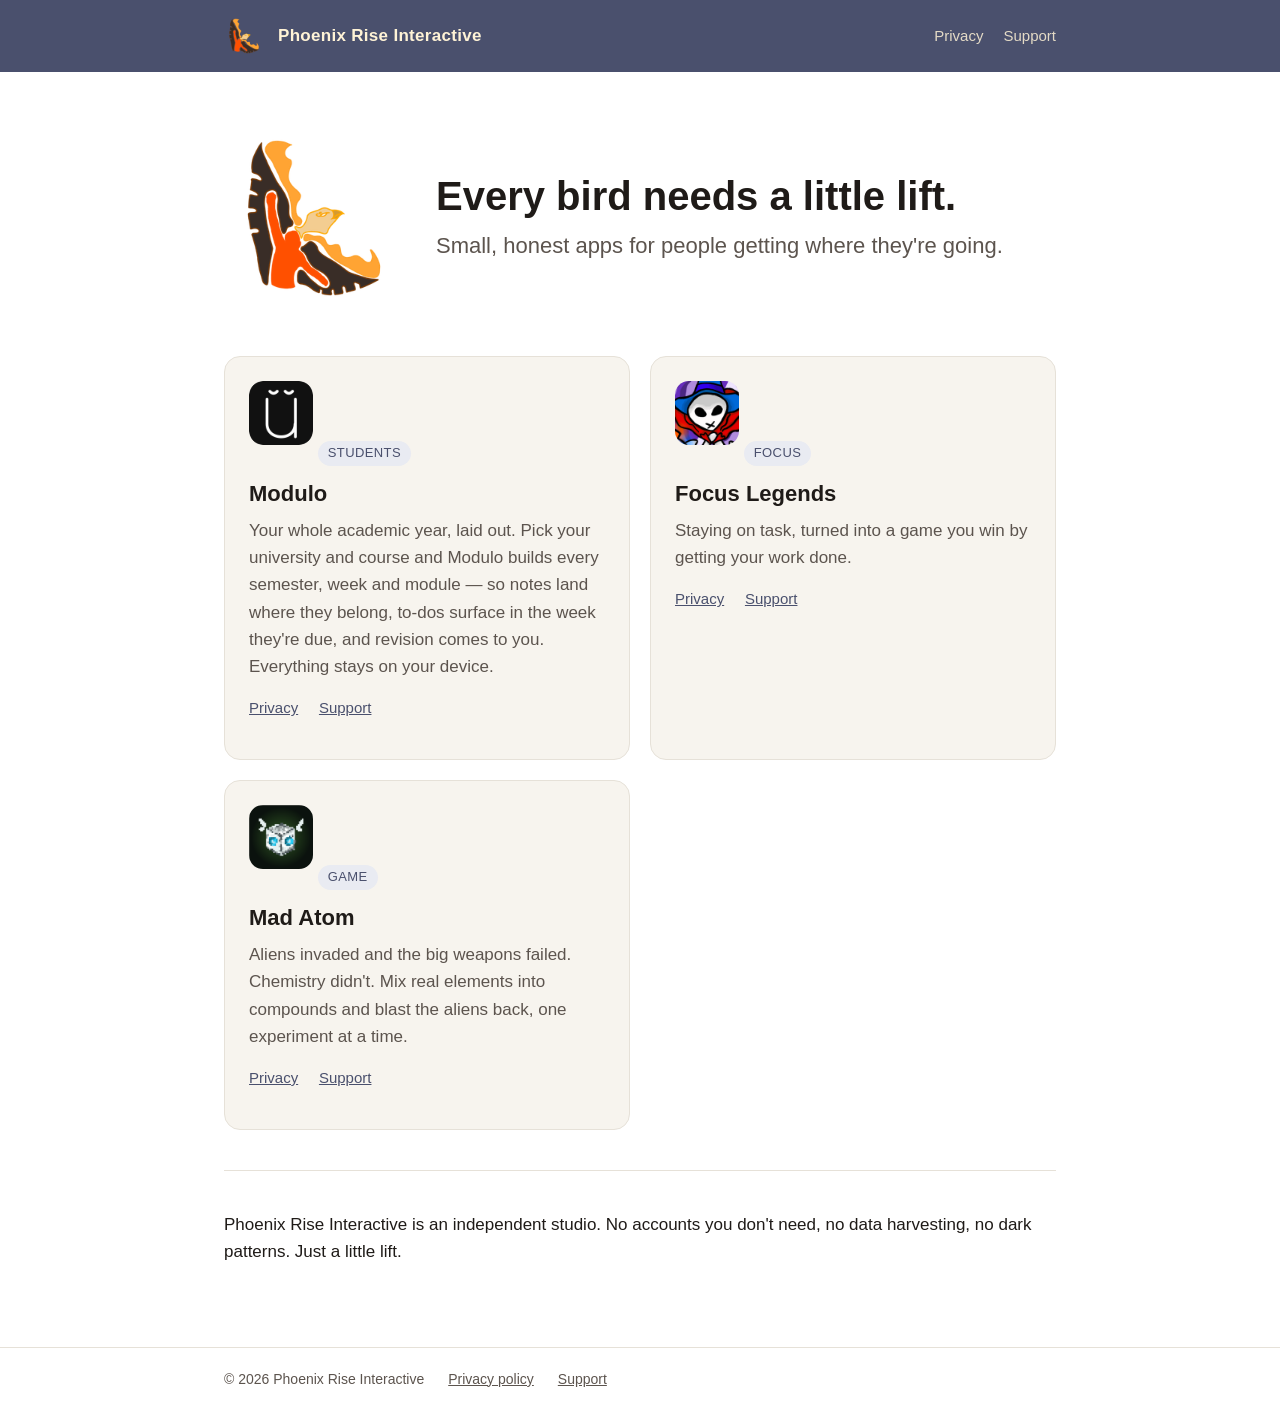
<file: index.html>
<!doctype html>
<html lang="en">
<head>
  <meta charset="utf-8">
  <meta name="viewport" content="width=device-width, initial-scale=1">
  <title>Phoenix Rise Interactive</title>
  <meta name="description" content="Independent studio making apps that help students focus, learn and rise. Makers of Modulo and Focus Legends.">
  <link rel="icon" href="img/favicon.png">
  <link rel="stylesheet" href="style.css">
</head>
<body>
  <header class="site">
    <div class="wrap">
      <img src="img/phoenix.png" alt="">
      <a class="name" href="./">Phoenix Rise Interactive</a>
      <nav>
        <a href="privacy.html">Privacy</a>
        <a href="support.html">Support</a>
      </nav>
    </div>
  </header>

  <main>
    <section class="hero">
      <img src="img/phoenix.png" alt="Phoenix Rise mark">
      <div>
        <h1>Every bird needs a little lift.</h1>
        <p class="tag">Small, honest apps for people getting where they're going.</p>
      </div>
    </section>

    <section class="apps">
      <article class="app">
        <img src="img/modulo.png" alt="Modulo icon">
        <span class="badge">Students</span>
        <h2>Modulo</h2>
        <p>Your whole academic year, laid out. Pick your university and course and Modulo builds every semester, week and module — so notes land where they belong, to-dos surface in the week they're due, and revision comes to you. Everything stays on your device.</p>
        <p class="links">
          <a href="modulo/privacy.html">Privacy</a>
          <a href="modulo/support.html">Support</a>
        </p>
      </article>

      <article class="app">
        <img src="img/focus-legends.png" alt="Focus Legends icon">
        <span class="badge">Focus</span>
        <h2>Focus Legends</h2>
        <p>Staying on task, turned into a game you win by getting your work done.</p>
        <p class="links">
          <a href="focus-legends/privacy.html">Privacy</a>
          <a href="focus-legends/support.html">Support</a>
        </p>
      </article>
      <article class="app">
        <img src="img/mad-atom.png" alt="Mad Atom icon">
        <span class="badge">Game</span>
        <h2>Mad Atom</h2>
        <p>Aliens invaded and the big weapons failed. Chemistry didn't. Mix real elements into compounds and blast the aliens back, one experiment at a time.</p>
        <p class="links">
          <a href="mad-atom/privacy.html">Privacy</a>
          <a href="mad-atom/support.html">Support</a>
        </p>
      </article>
    </section>

    <hr>

    <p>Phoenix Rise Interactive is an independent studio. No accounts you don't need, no data harvesting, no dark patterns. Just a little lift.</p>
  </main>

  <footer>
    <div class="wrap">
      <span>© 2026 Phoenix Rise Interactive</span>
      <a href="privacy.html">Privacy policy</a>
      <a href="support.html">Support</a>
    </div>
  </footer>
</body>
</html>
</file>
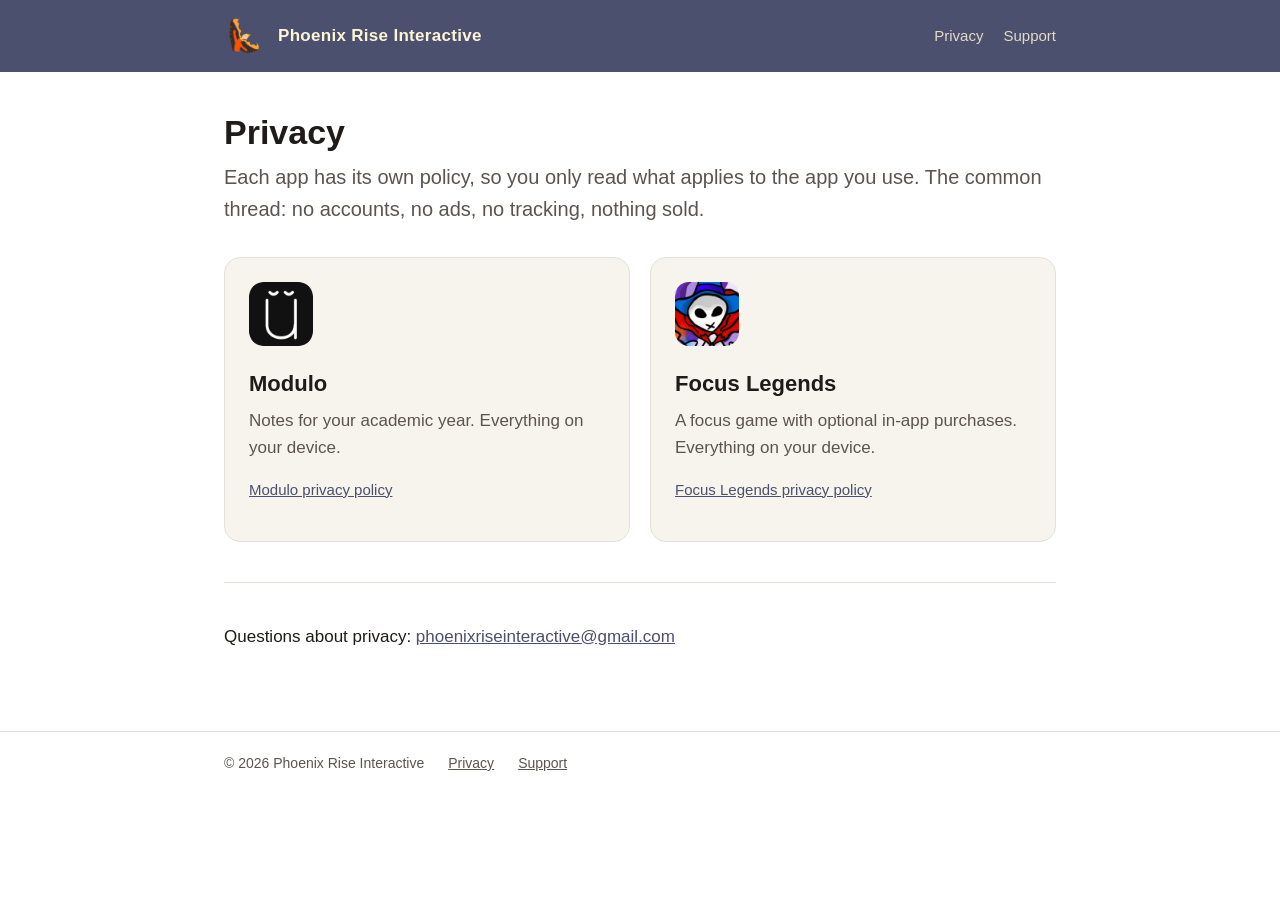
<file: privacy.html>
<!doctype html>
<html lang="en">
<head>
  <meta charset="utf-8">
  <meta name="viewport" content="width=device-width, initial-scale=1">
  <title>Privacy — Phoenix Rise Interactive</title>
  <meta name="description" content="Privacy policies for apps by Phoenix Rise Interactive.">
  <link rel="icon" href="img/favicon.png">
  <link rel="stylesheet" href="style.css">
</head>
<body>
  <header class="site">
    <div class="wrap">
      <img src="img/phoenix.png" alt="">
      <a class="name" href="./">Phoenix Rise Interactive</a>
      <nav>
        <a href="privacy.html">Privacy</a>
        <a href="support.html">Support</a>
      </nav>
    </div>
  </header>

  <main>
    <h1>Privacy</h1>
    <p class="lede">Each app has its own policy, so you only read what applies to the app you use. The common thread: no accounts, no ads, no tracking, nothing sold.</p>

    <section class="apps">
      <article class="app">
        <img src="img/modulo.png" alt="Modulo icon">
        <h2>Modulo</h2>
        <p>Notes for your academic year. Everything on your device.</p>
        <p class="links"><a href="modulo/privacy.html">Modulo privacy policy</a></p>
      </article>
      <article class="app">
        <img src="img/focus-legends.png" alt="Focus Legends icon">
        <h2>Focus Legends</h2>
        <p>A focus game with optional in-app purchases. Everything on your device.</p>
        <p class="links"><a href="focus-legends/privacy.html">Focus Legends privacy policy</a></p>
      </article>
    </section>

    <hr>
    <p>Questions about privacy: <a href="mailto:phoenixriseinteractive@gmail.com">phoenixriseinteractive@gmail.com</a></p>
  </main>

  <footer>
    <div class="wrap">
      <span>© 2026 Phoenix Rise Interactive</span>
      <a href="privacy.html">Privacy</a>
      <a href="support.html">Support</a>
    </div>
  </footer>
</body>
</html>
</file>
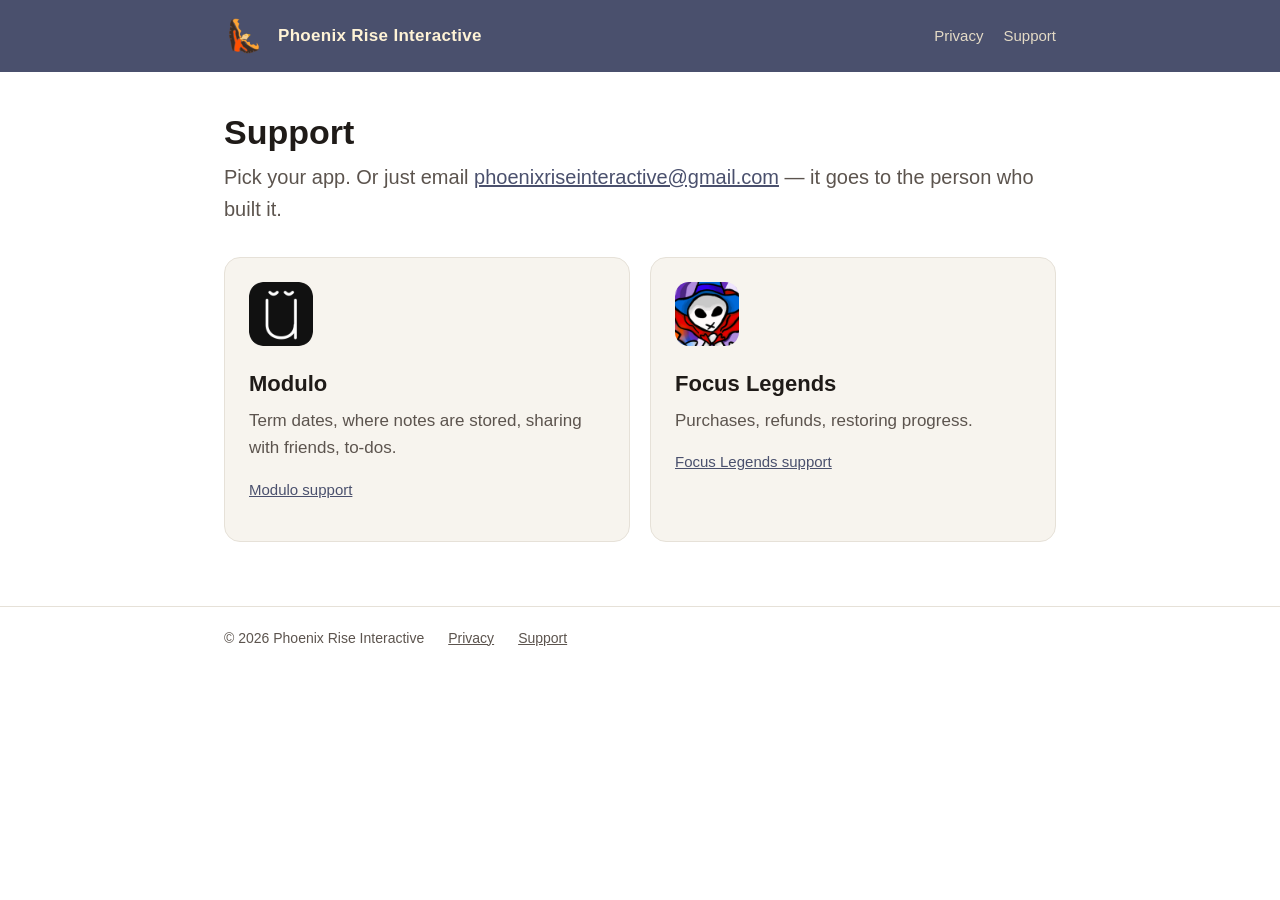
<file: support.html>
<!doctype html>
<html lang="en">
<head>
  <meta charset="utf-8">
  <meta name="viewport" content="width=device-width, initial-scale=1">
  <title>Support — Phoenix Rise Interactive</title>
  <meta name="description" content="Help and support for apps by Phoenix Rise Interactive.">
  <link rel="icon" href="img/favicon.png">
  <link rel="stylesheet" href="style.css">
</head>
<body>
  <header class="site">
    <div class="wrap">
      <img src="img/phoenix.png" alt="">
      <a class="name" href="./">Phoenix Rise Interactive</a>
      <nav>
        <a href="privacy.html">Privacy</a>
        <a href="support.html">Support</a>
      </nav>
    </div>
  </header>

  <main>
    <h1>Support</h1>
    <p class="lede">Pick your app. Or just email <a href="mailto:phoenixriseinteractive@gmail.com">phoenixriseinteractive@gmail.com</a> — it goes to the person who built it.</p>

    <section class="apps">
      <article class="app">
        <img src="img/modulo.png" alt="Modulo icon">
        <h2>Modulo</h2>
        <p>Term dates, where notes are stored, sharing with friends, to-dos.</p>
        <p class="links"><a href="modulo/support.html">Modulo support</a></p>
      </article>
      <article class="app">
        <img src="img/focus-legends.png" alt="Focus Legends icon">
        <h2>Focus Legends</h2>
        <p>Purchases, refunds, restoring progress.</p>
        <p class="links"><a href="focus-legends/support.html">Focus Legends support</a></p>
      </article>
    </section>
  </main>

  <footer>
    <div class="wrap">
      <span>© 2026 Phoenix Rise Interactive</span>
      <a href="privacy.html">Privacy</a>
      <a href="support.html">Support</a>
    </div>
  </footer>
</body>
</html>
</file>
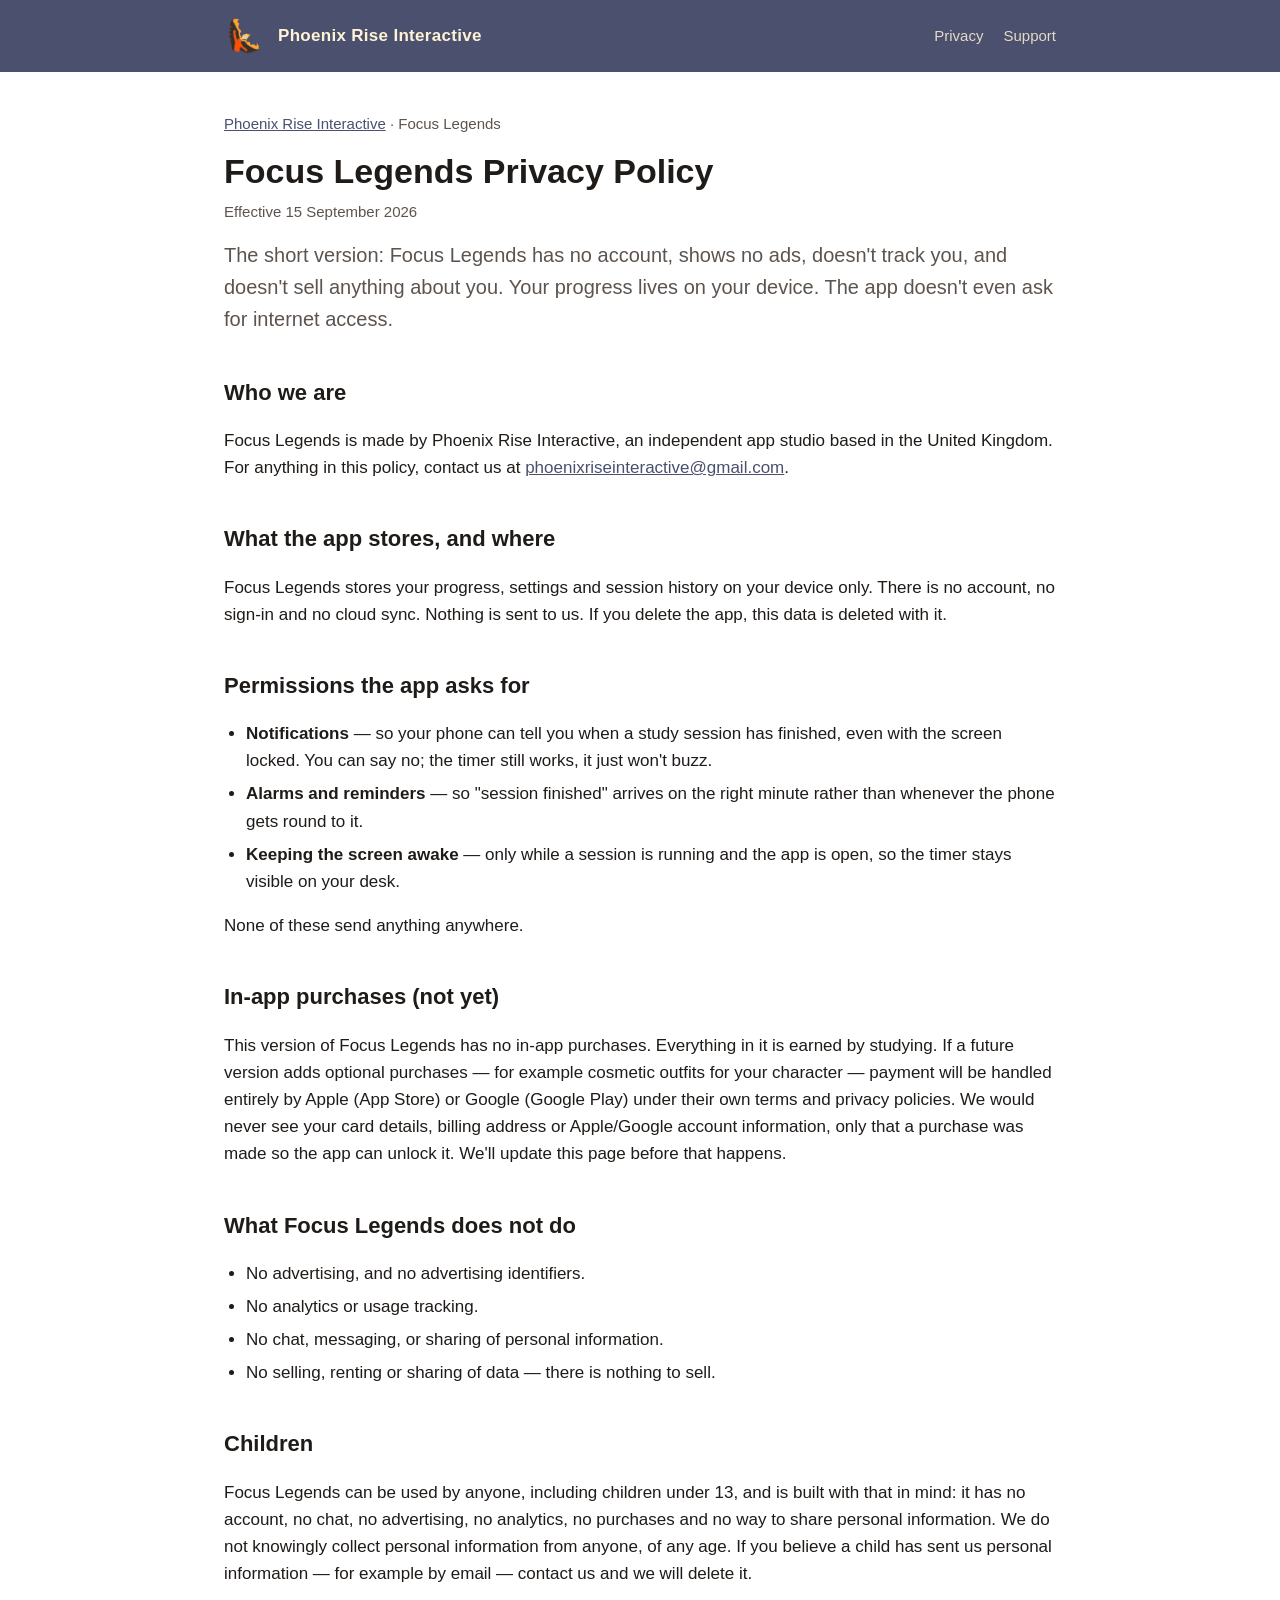
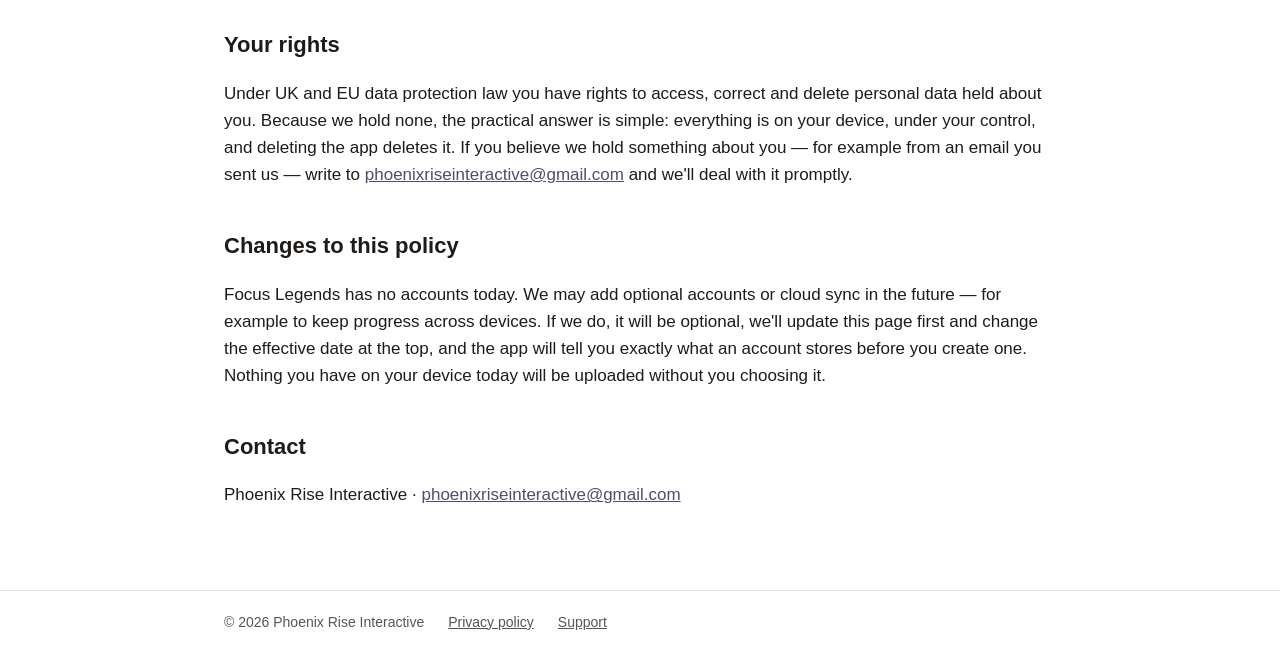
<file: focus-legends/privacy.html>
<!doctype html>
<html lang="en">
<head>
  <meta charset="utf-8">
  <meta name="viewport" content="width=device-width, initial-scale=1">
  <title>Focus Legends Privacy Policy</title>
  <meta name="description" content="Privacy policy for Focus Legends by Phoenix Rise Interactive.">
  <link rel="icon" href="../img/favicon.png">
  <link rel="stylesheet" href="../style.css">
</head>
<body>
  <header class="site">
    <div class="wrap">
      <img src="../img/phoenix.png" alt="">
      <a class="name" href="../">Phoenix Rise Interactive</a>
      <nav>
        <a href="privacy.html">Privacy</a>
        <a href="support.html">Support</a>
      </nav>
    </div>
  </header>

  <main>
    <p class="meta"><a href="../">Phoenix Rise Interactive</a> · Focus Legends</p>
    <h1>Focus Legends Privacy Policy</h1>
    <p class="meta">Effective 15 September 2026</p>

    <p class="lede">The short version: Focus Legends has no account, shows no ads, doesn't track you, and doesn't sell anything about you. Your progress lives on your device. The app doesn't even ask for internet access.</p>

    <h2>Who we are</h2>
    <p>Focus Legends is made by Phoenix Rise Interactive, an independent app studio based in the United Kingdom. For anything in this policy, contact us at <a href="mailto:phoenixriseinteractive@gmail.com">phoenixriseinteractive@gmail.com</a>.</p>

    <h2>What the app stores, and where</h2>
    <p>Focus Legends stores your progress, settings and session history on your device only. There is no account, no sign-in and no cloud sync. Nothing is sent to us. If you delete the app, this data is deleted with it.</p>

    <h2>Permissions the app asks for</h2>
    <ul>
      <li><strong>Notifications</strong> — so your phone can tell you when a study session has finished, even with the screen locked. You can say no; the timer still works, it just won't buzz.</li>
      <li><strong>Alarms and reminders</strong> — so "session finished" arrives on the right minute rather than whenever the phone gets round to it.</li>
      <li><strong>Keeping the screen awake</strong> — only while a session is running and the app is open, so the timer stays visible on your desk.</li>
    </ul>
    <p>None of these send anything anywhere.</p>

    <h2>In-app purchases (not yet)</h2>
    <p>This version of Focus Legends has no in-app purchases. Everything in it is earned by studying. If a future version adds optional purchases — for example cosmetic outfits for your character — payment will be handled entirely by Apple (App Store) or Google (Google Play) under their own terms and privacy policies. We would never see your card details, billing address or Apple/Google account information, only that a purchase was made so the app can unlock it. We'll update this page before that happens.</p>

    <h2>What Focus Legends does not do</h2>
    <ul>
      <li>No advertising, and no advertising identifiers.</li>
      <li>No analytics or usage tracking.</li>
      <li>No chat, messaging, or sharing of personal information.</li>
      <li>No selling, renting or sharing of data — there is nothing to sell.</li>
    </ul>

    <h2>Children</h2>
    <p>Focus Legends can be used by anyone, including children under 13, and is built with that in mind: it has no account, no chat, no advertising, no analytics, no purchases and no way to share personal information. We do not knowingly collect personal information from anyone, of any age. If you believe a child has sent us personal information — for example by email — contact us and we will delete it.</p>

    <h2>Your rights</h2>
    <p>Under UK and EU data protection law you have rights to access, correct and delete personal data held about you. Because we hold none, the practical answer is simple: everything is on your device, under your control, and deleting the app deletes it. If you believe we hold something about you — for example from an email you sent us — write to <a href="mailto:phoenixriseinteractive@gmail.com">phoenixriseinteractive@gmail.com</a> and we'll deal with it promptly.</p>

    <h2>Changes to this policy</h2>
    <p>Focus Legends has no accounts today. We may add optional accounts or cloud sync in the future — for example to keep progress across devices. If we do, it will be optional, we'll update this page first and change the effective date at the top, and the app will tell you exactly what an account stores before you create one. Nothing you have on your device today will be uploaded without you choosing it.</p>

    <h2>Contact</h2>
    <p>Phoenix Rise Interactive · <a href="mailto:phoenixriseinteractive@gmail.com">phoenixriseinteractive@gmail.com</a></p>
  </main>

  <footer>
    <div class="wrap">
      <span>© 2026 Phoenix Rise Interactive</span>
      <a href="privacy.html">Privacy policy</a>
      <a href="support.html">Support</a>
    </div>
  </footer>
</body>
</html>
</file>
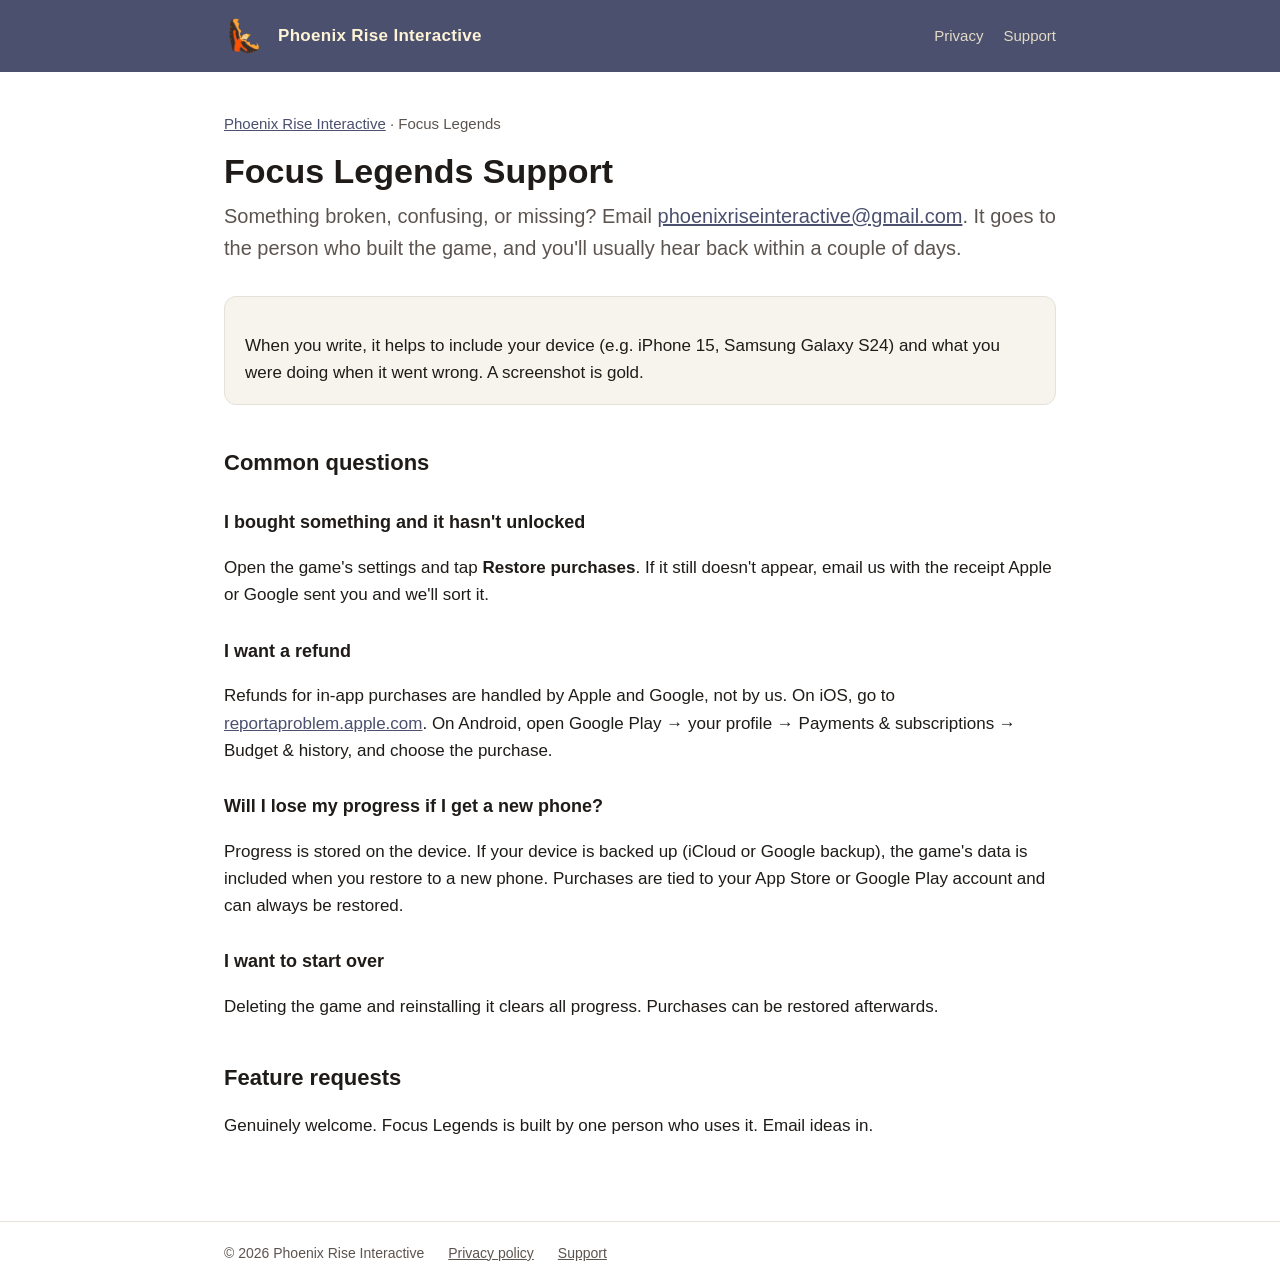
<file: focus-legends/support.html>
<!doctype html>
<html lang="en">
<head>
  <meta charset="utf-8">
  <meta name="viewport" content="width=device-width, initial-scale=1">
  <title>Focus Legends Support</title>
  <meta name="description" content="Help and support for Focus Legends.">
  <link rel="icon" href="../img/favicon.png">
  <link rel="stylesheet" href="../style.css">
</head>
<body>
  <header class="site">
    <div class="wrap">
      <img src="../img/phoenix.png" alt="">
      <a class="name" href="../">Phoenix Rise Interactive</a>
      <nav>
        <a href="privacy.html">Privacy</a>
        <a href="support.html">Support</a>
      </nav>
    </div>
  </header>

  <main>
    <p class="meta"><a href="../">Phoenix Rise Interactive</a> · Focus Legends</p>
    <h1>Focus Legends Support</h1>
    <p class="lede">Something broken, confusing, or missing? Email <a href="mailto:phoenixriseinteractive@gmail.com">phoenixriseinteractive@gmail.com</a>. It goes to the person who built the game, and you'll usually hear back within a couple of days.</p>

    <div class="card">
      <p>When you write, it helps to include your device (e.g. iPhone 15, Samsung Galaxy S24) and what you were doing when it went wrong. A screenshot is gold.</p>
    </div>

    <h2>Common questions</h2>

    <h3>I bought something and it hasn't unlocked</h3>
    <p>Open the game's settings and tap <strong>Restore purchases</strong>. If it still doesn't appear, email us with the receipt Apple or Google sent you and we'll sort it.</p>

    <h3>I want a refund</h3>
    <p>Refunds for in-app purchases are handled by Apple and Google, not by us. On iOS, go to <a href="https://reportaproblem.apple.com">reportaproblem.apple.com</a>. On Android, open Google Play → your profile → Payments &amp; subscriptions → Budget &amp; history, and choose the purchase.</p>

    <h3>Will I lose my progress if I get a new phone?</h3>
    <p>Progress is stored on the device. If your device is backed up (iCloud or Google backup), the game's data is included when you restore to a new phone. Purchases are tied to your App Store or Google Play account and can always be restored.</p>

    <h3>I want to start over</h3>
    <p>Deleting the game and reinstalling it clears all progress. Purchases can be restored afterwards.</p>

    <h2>Feature requests</h2>
    <p>Genuinely welcome. Focus Legends is built by one person who uses it. Email ideas in.</p>
  </main>

  <footer>
    <div class="wrap">
      <span>© 2026 Phoenix Rise Interactive</span>
      <a href="privacy.html">Privacy policy</a>
      <a href="support.html">Support</a>
    </div>
  </footer>
</body>
</html>
</file>
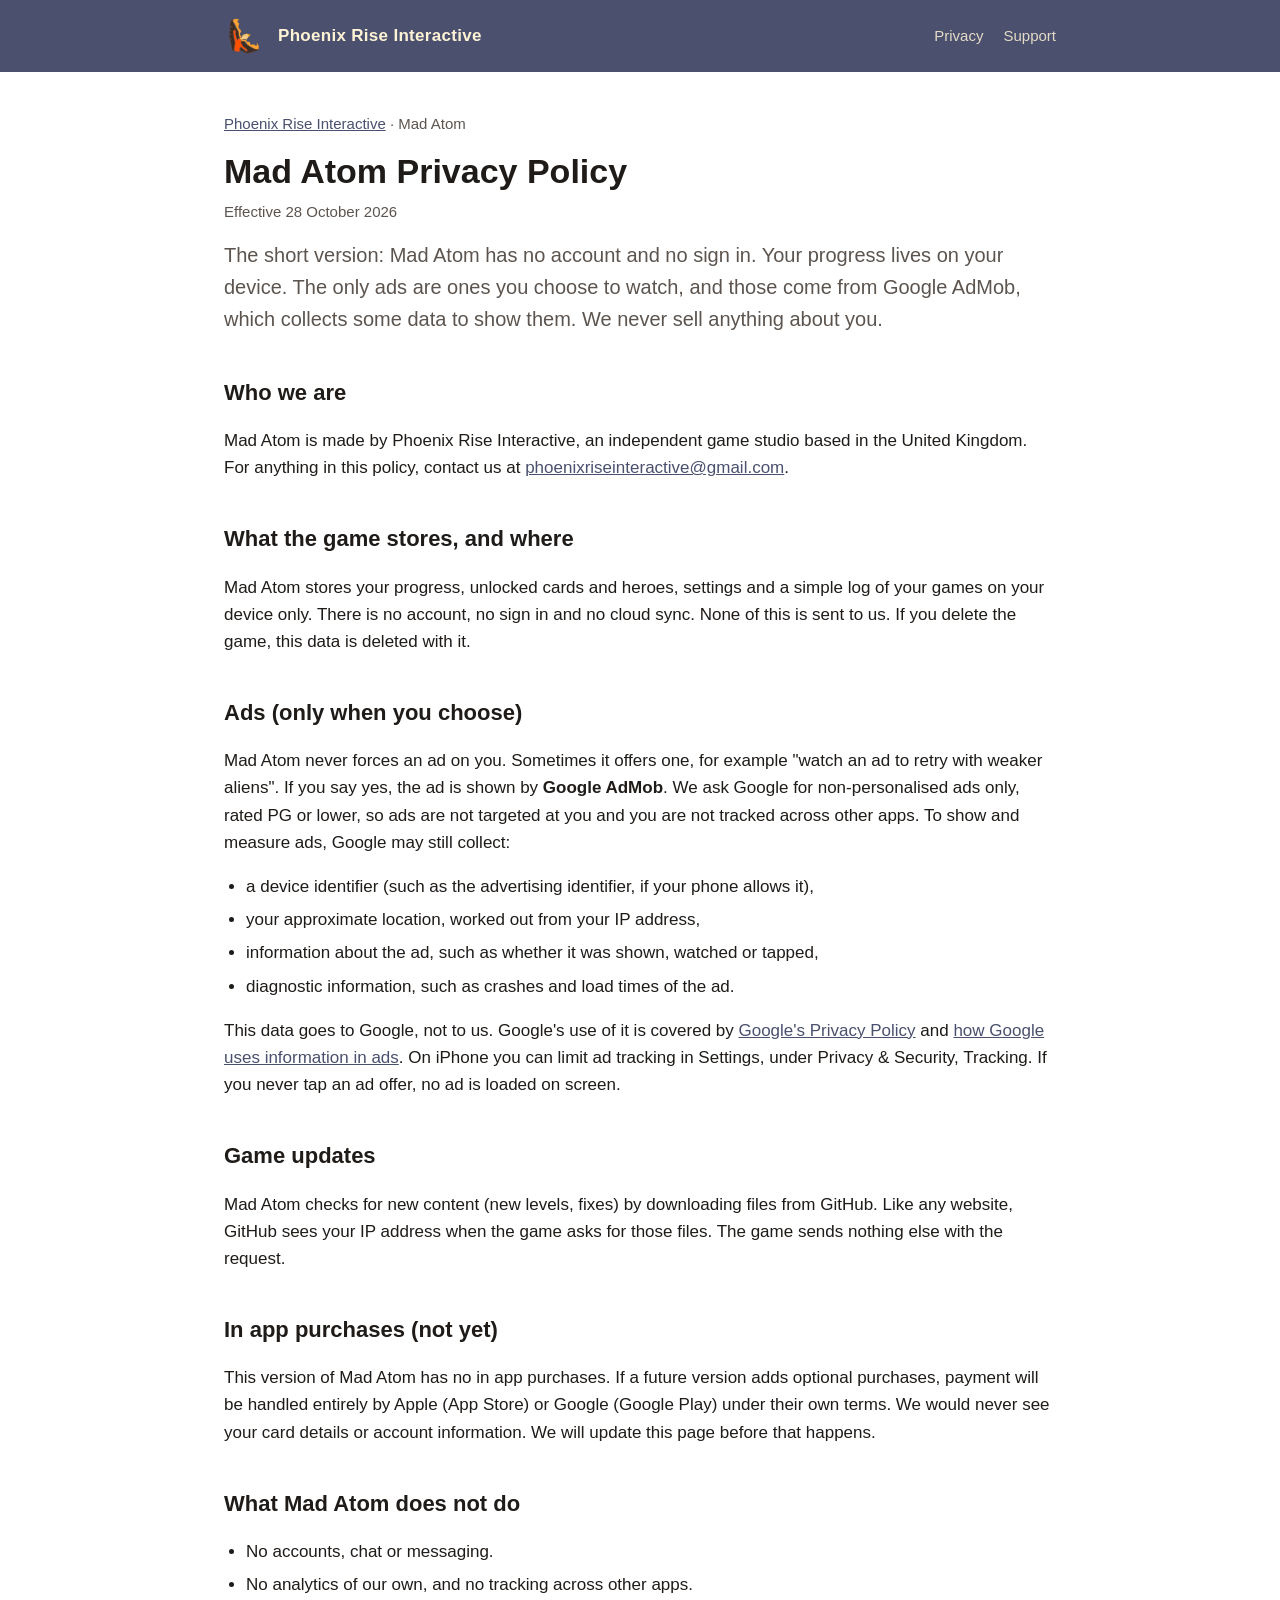
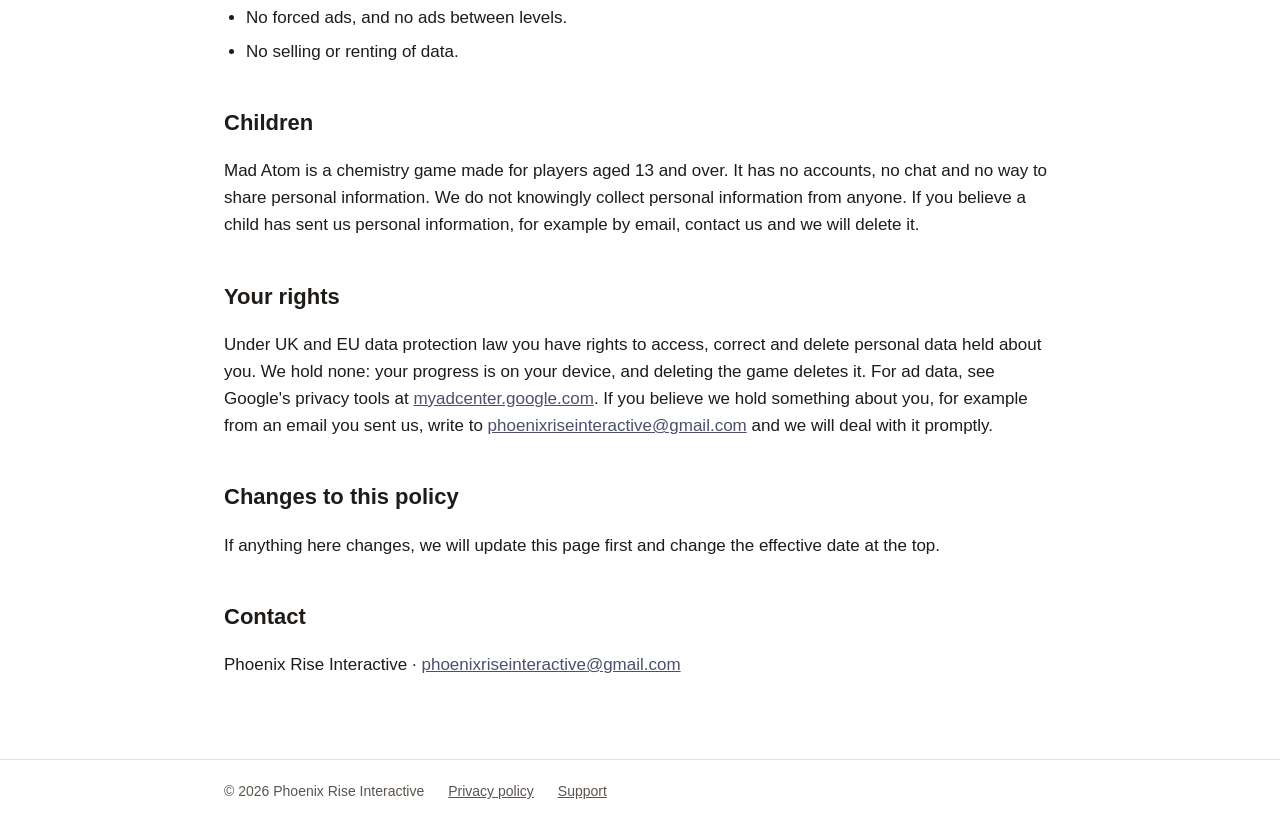
<file: mad-atom/privacy.html>
<!doctype html>
<html lang="en">
<head>
  <meta charset="utf-8">
  <meta name="viewport" content="width=device-width, initial-scale=1">
  <title>Mad Atom Privacy Policy</title>
  <meta name="description" content="Privacy policy for Mad Atom by Phoenix Rise Interactive.">
  <link rel="icon" href="../img/favicon.png">
  <link rel="stylesheet" href="../style.css">
</head>
<body>
  <header class="site">
    <div class="wrap">
      <img src="../img/phoenix.png" alt="">
      <a class="name" href="../">Phoenix Rise Interactive</a>
      <nav>
        <a href="privacy.html">Privacy</a>
        <a href="support.html">Support</a>
      </nav>
    </div>
  </header>

  <main>
    <p class="meta"><a href="../">Phoenix Rise Interactive</a> · Mad Atom</p>
    <h1>Mad Atom Privacy Policy</h1>
    <p class="meta">Effective 28 October 2026</p>

    <p class="lede">The short version: Mad Atom has no account and no sign in. Your progress lives on your device. The only ads are ones you choose to watch, and those come from Google AdMob, which collects some data to show them. We never sell anything about you.</p>

    <h2>Who we are</h2>
    <p>Mad Atom is made by Phoenix Rise Interactive, an independent game studio based in the United Kingdom. For anything in this policy, contact us at <a href="mailto:phoenixriseinteractive@gmail.com">phoenixriseinteractive@gmail.com</a>.</p>

    <h2>What the game stores, and where</h2>
    <p>Mad Atom stores your progress, unlocked cards and heroes, settings and a simple log of your games on your device only. There is no account, no sign in and no cloud sync. None of this is sent to us. If you delete the game, this data is deleted with it.</p>

    <h2>Ads (only when you choose)</h2>
    <p>Mad Atom never forces an ad on you. Sometimes it offers one, for example "watch an ad to retry with weaker aliens". If you say yes, the ad is shown by <strong>Google AdMob</strong>. We ask Google for non-personalised ads only, rated PG or lower, so ads are not targeted at you and you are not tracked across other apps. To show and measure ads, Google may still collect:</p>
    <ul>
      <li>a device identifier (such as the advertising identifier, if your phone allows it),</li>
      <li>your approximate location, worked out from your IP address,</li>
      <li>information about the ad, such as whether it was shown, watched or tapped,</li>
      <li>diagnostic information, such as crashes and load times of the ad.</li>
    </ul>
    <p>This data goes to Google, not to us. Google's use of it is covered by <a href="https://policies.google.com/privacy">Google's Privacy Policy</a> and <a href="https://policies.google.com/technologies/ads">how Google uses information in ads</a>. On iPhone you can limit ad tracking in Settings, under Privacy &amp; Security, Tracking. If you never tap an ad offer, no ad is loaded on screen.</p>

    <h2>Game updates</h2>
    <p>Mad Atom checks for new content (new levels, fixes) by downloading files from GitHub. Like any website, GitHub sees your IP address when the game asks for those files. The game sends nothing else with the request.</p>

    <h2>In app purchases (not yet)</h2>
    <p>This version of Mad Atom has no in app purchases. If a future version adds optional purchases, payment will be handled entirely by Apple (App Store) or Google (Google Play) under their own terms. We would never see your card details or account information. We will update this page before that happens.</p>

    <h2>What Mad Atom does not do</h2>
    <ul>
      <li>No accounts, chat or messaging.</li>
      <li>No analytics of our own, and no tracking across other apps.</li>
      <li>No forced ads, and no ads between levels.</li>
      <li>No selling or renting of data.</li>
    </ul>

    <h2>Children</h2>
    <p>Mad Atom is a chemistry game made for players aged 13 and over. It has no accounts, no chat and no way to share personal information. We do not knowingly collect personal information from anyone. If you believe a child has sent us personal information, for example by email, contact us and we will delete it.</p>

    <h2>Your rights</h2>
    <p>Under UK and EU data protection law you have rights to access, correct and delete personal data held about you. We hold none: your progress is on your device, and deleting the game deletes it. For ad data, see Google's privacy tools at <a href="https://myadcenter.google.com">myadcenter.google.com</a>. If you believe we hold something about you, for example from an email you sent us, write to <a href="mailto:phoenixriseinteractive@gmail.com">phoenixriseinteractive@gmail.com</a> and we will deal with it promptly.</p>

    <h2>Changes to this policy</h2>
    <p>If anything here changes, we will update this page first and change the effective date at the top.</p>

    <h2>Contact</h2>
    <p>Phoenix Rise Interactive · <a href="mailto:phoenixriseinteractive@gmail.com">phoenixriseinteractive@gmail.com</a></p>
  </main>

  <footer>
    <div class="wrap">
      <span>© 2026 Phoenix Rise Interactive</span>
      <a href="privacy.html">Privacy policy</a>
      <a href="support.html">Support</a>
    </div>
  </footer>
</body>
</html>
</file>
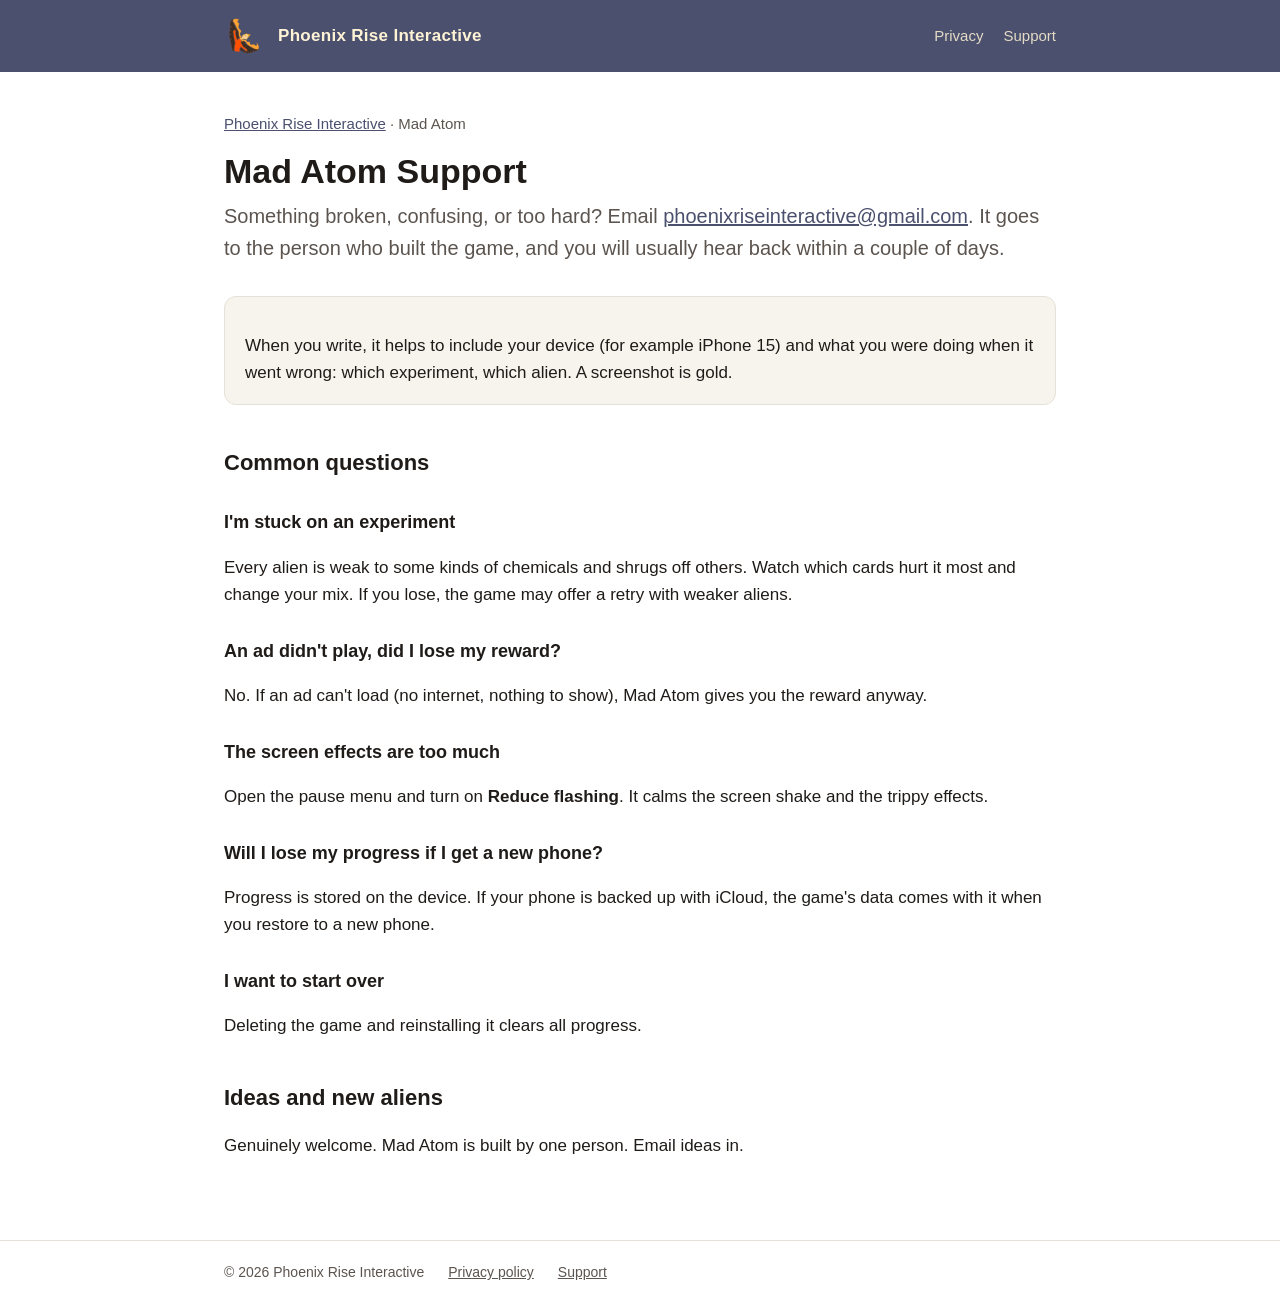
<file: mad-atom/support.html>
<!doctype html>
<html lang="en">
<head>
  <meta charset="utf-8">
  <meta name="viewport" content="width=device-width, initial-scale=1">
  <title>Mad Atom Support</title>
  <meta name="description" content="Help and support for Mad Atom.">
  <link rel="icon" href="../img/favicon.png">
  <link rel="stylesheet" href="../style.css">
</head>
<body>
  <header class="site">
    <div class="wrap">
      <img src="../img/phoenix.png" alt="">
      <a class="name" href="../">Phoenix Rise Interactive</a>
      <nav>
        <a href="privacy.html">Privacy</a>
        <a href="support.html">Support</a>
      </nav>
    </div>
  </header>

  <main>
    <p class="meta"><a href="../">Phoenix Rise Interactive</a> · Mad Atom</p>
    <h1>Mad Atom Support</h1>
    <p class="lede">Something broken, confusing, or too hard? Email <a href="mailto:phoenixriseinteractive@gmail.com">phoenixriseinteractive@gmail.com</a>. It goes to the person who built the game, and you will usually hear back within a couple of days.</p>

    <div class="card">
      <p>When you write, it helps to include your device (for example iPhone 15) and what you were doing when it went wrong: which experiment, which alien. A screenshot is gold.</p>
    </div>

    <h2>Common questions</h2>

    <h3>I'm stuck on an experiment</h3>
    <p>Every alien is weak to some kinds of chemicals and shrugs off others. Watch which cards hurt it most and change your mix. If you lose, the game may offer a retry with weaker aliens.</p>

    <h3>An ad didn't play, did I lose my reward?</h3>
    <p>No. If an ad can't load (no internet, nothing to show), Mad Atom gives you the reward anyway.</p>

    <h3>The screen effects are too much</h3>
    <p>Open the pause menu and turn on <strong>Reduce flashing</strong>. It calms the screen shake and the trippy effects.</p>

    <h3>Will I lose my progress if I get a new phone?</h3>
    <p>Progress is stored on the device. If your phone is backed up with iCloud, the game's data comes with it when you restore to a new phone.</p>

    <h3>I want to start over</h3>
    <p>Deleting the game and reinstalling it clears all progress.</p>

    <h2>Ideas and new aliens</h2>
    <p>Genuinely welcome. Mad Atom is built by one person. Email ideas in.</p>
  </main>

  <footer>
    <div class="wrap">
      <span>© 2026 Phoenix Rise Interactive</span>
      <a href="privacy.html">Privacy policy</a>
      <a href="support.html">Support</a>
    </div>
  </footer>
</body>
</html>
</file>
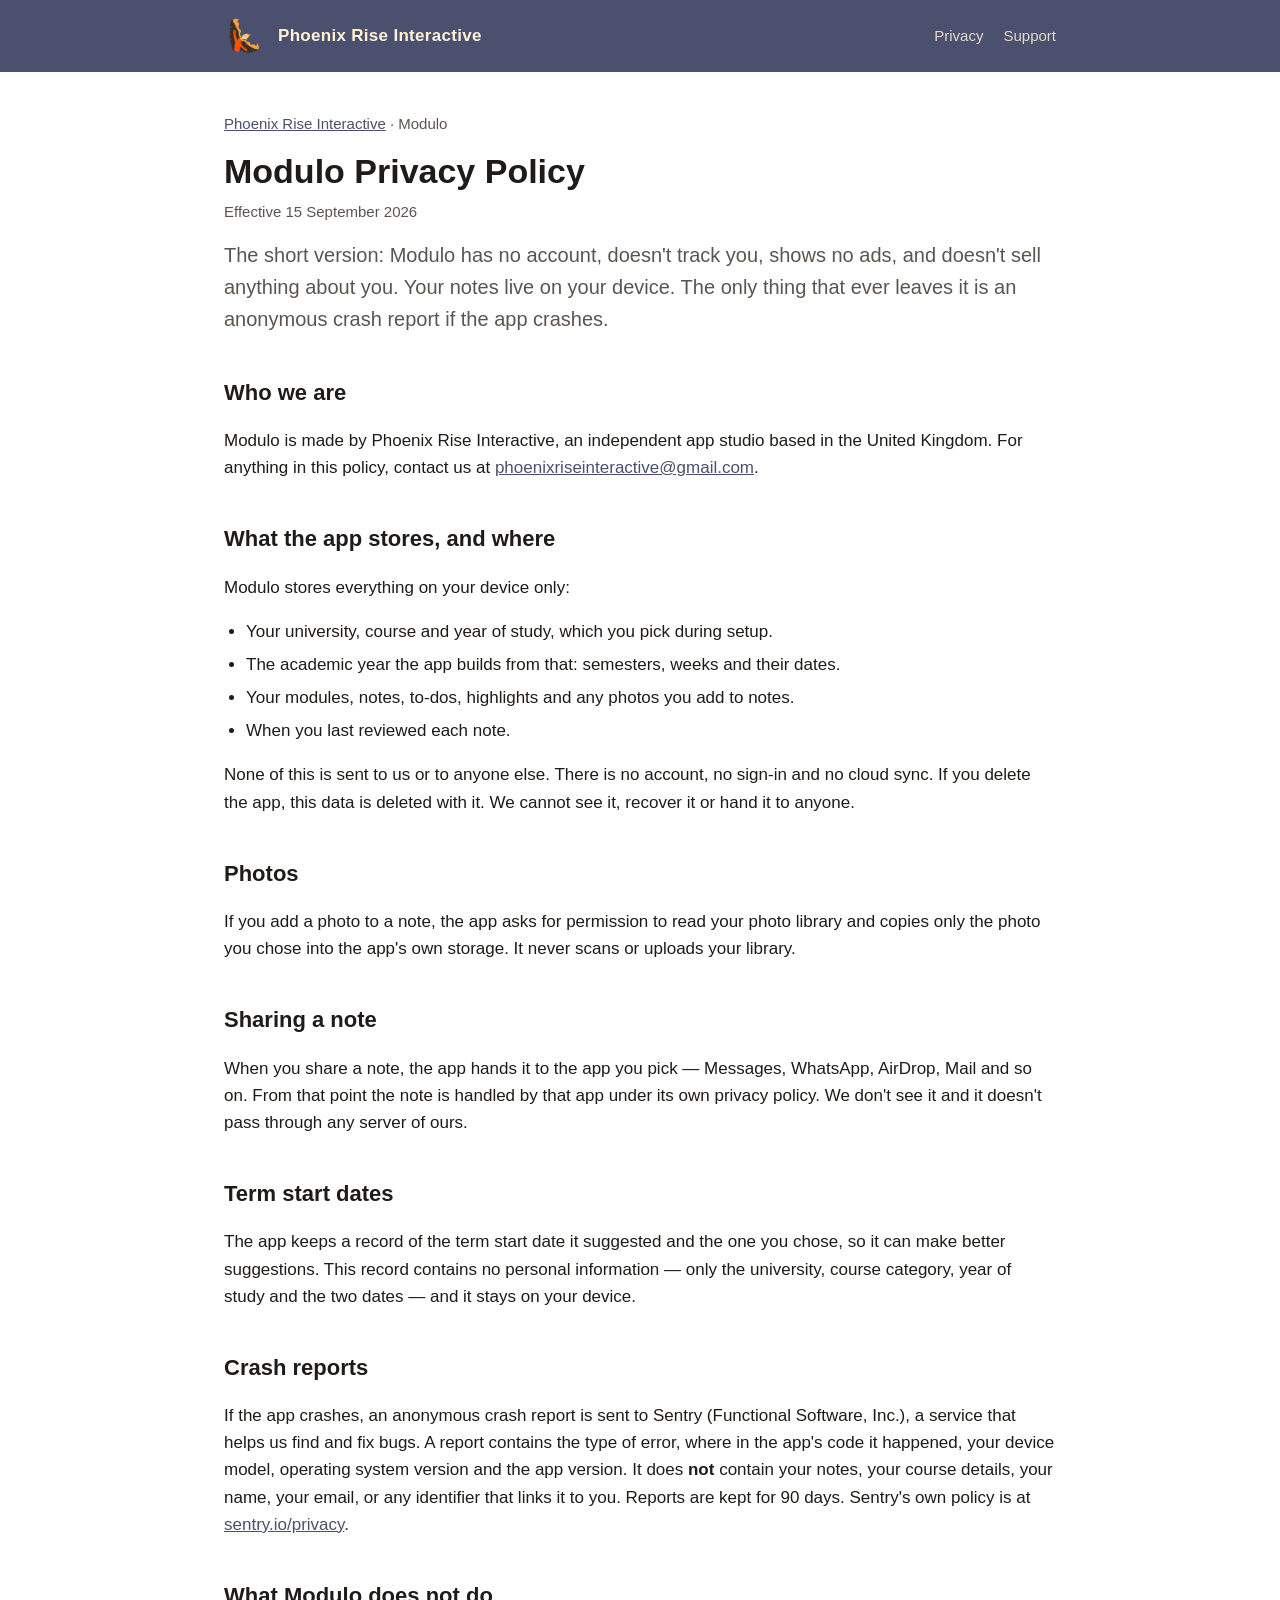
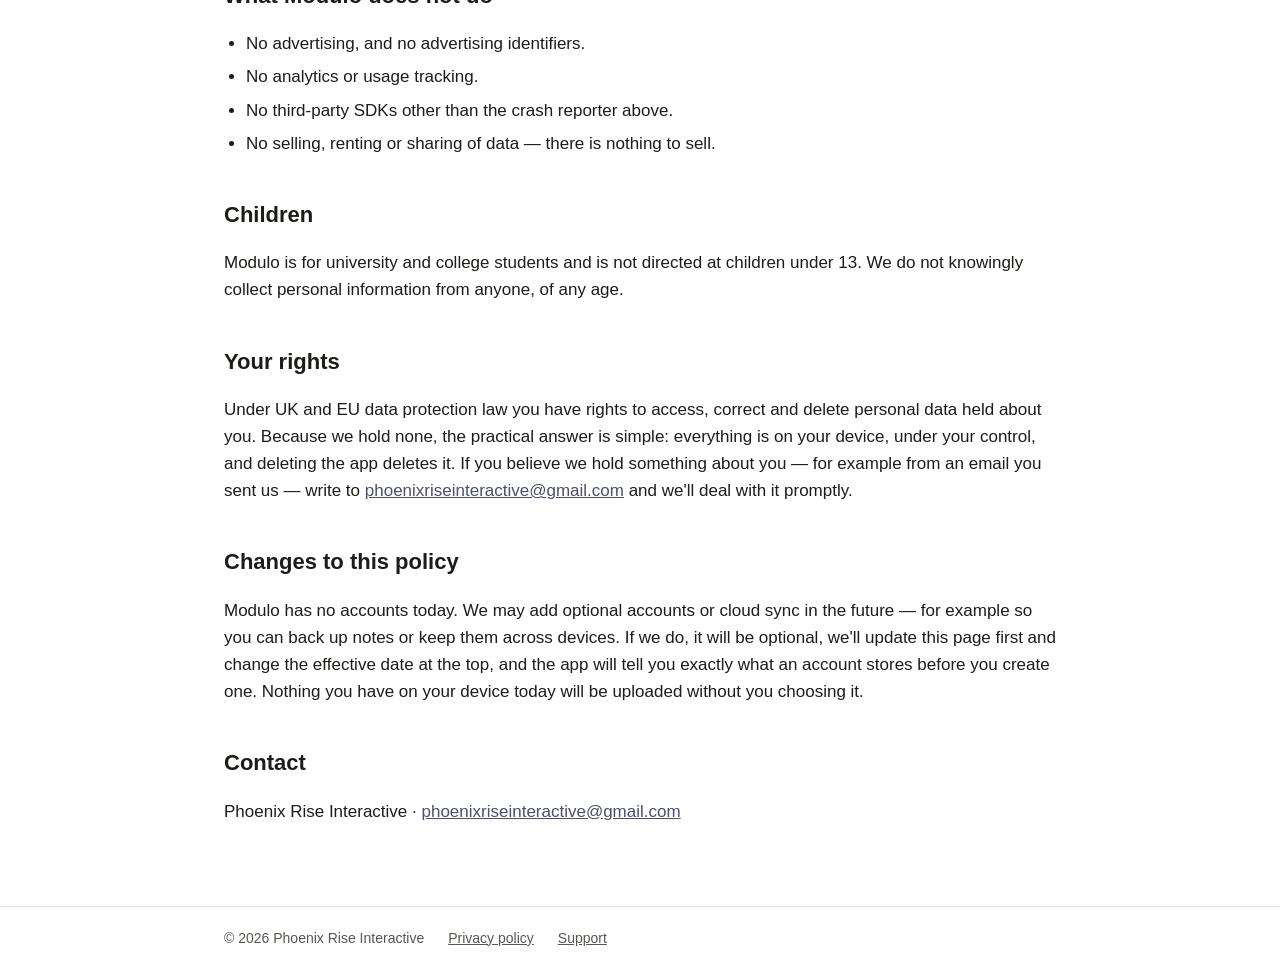
<file: modulo/privacy.html>
<!doctype html>
<html lang="en">
<head>
  <meta charset="utf-8">
  <meta name="viewport" content="width=device-width, initial-scale=1">
  <title>Modulo Privacy Policy</title>
  <meta name="description" content="Privacy policy for Modulo by Phoenix Rise Interactive.">
  <link rel="icon" href="../img/favicon.png">
  <link rel="stylesheet" href="../style.css">
</head>
<body>
  <header class="site">
    <div class="wrap">
      <img src="../img/phoenix.png" alt="">
      <a class="name" href="../">Phoenix Rise Interactive</a>
      <nav>
        <a href="privacy.html">Privacy</a>
        <a href="support.html">Support</a>
      </nav>
    </div>
  </header>

  <main>
    <p class="meta"><a href="../">Phoenix Rise Interactive</a> · Modulo</p>
    <h1>Modulo Privacy Policy</h1>
    <p class="meta">Effective 15 September 2026</p>

    <p class="lede">The short version: Modulo has no account, doesn't track you, shows no ads, and doesn't sell anything about you. Your notes live on your device. The only thing that ever leaves it is an anonymous crash report if the app crashes.</p>

    <h2>Who we are</h2>
    <p>Modulo is made by Phoenix Rise Interactive, an independent app studio based in the United Kingdom. For anything in this policy, contact us at <a href="mailto:phoenixriseinteractive@gmail.com">phoenixriseinteractive@gmail.com</a>.</p>

    <h2>What the app stores, and where</h2>
    <p>Modulo stores everything on your device only:</p>
    <ul>
      <li>Your university, course and year of study, which you pick during setup.</li>
      <li>The academic year the app builds from that: semesters, weeks and their dates.</li>
      <li>Your modules, notes, to-dos, highlights and any photos you add to notes.</li>
      <li>When you last reviewed each note.</li>
    </ul>
    <p>None of this is sent to us or to anyone else. There is no account, no sign-in and no cloud sync. If you delete the app, this data is deleted with it. We cannot see it, recover it or hand it to anyone.</p>

    <h2>Photos</h2>
    <p>If you add a photo to a note, the app asks for permission to read your photo library and copies only the photo you chose into the app's own storage. It never scans or uploads your library.</p>

    <h2>Sharing a note</h2>
    <p>When you share a note, the app hands it to the app you pick — Messages, WhatsApp, AirDrop, Mail and so on. From that point the note is handled by that app under its own privacy policy. We don't see it and it doesn't pass through any server of ours.</p>

    <h2>Term start dates</h2>
    <p>The app keeps a record of the term start date it suggested and the one you chose, so it can make better suggestions. This record contains no personal information — only the university, course category, year of study and the two dates — and it stays on your device.</p>

    <h2>Crash reports</h2>
    <p>If the app crashes, an anonymous crash report is sent to Sentry (Functional Software, Inc.), a service that helps us find and fix bugs. A report contains the type of error, where in the app's code it happened, your device model, operating system version and the app version. It does <strong>not</strong> contain your notes, your course details, your name, your email, or any identifier that links it to you. Reports are kept for 90 days. Sentry's own policy is at <a href="https://sentry.io/privacy/">sentry.io/privacy</a>.</p>

    <h2>What Modulo does not do</h2>
    <ul>
      <li>No advertising, and no advertising identifiers.</li>
      <li>No analytics or usage tracking.</li>
      <li>No third-party SDKs other than the crash reporter above.</li>
      <li>No selling, renting or sharing of data — there is nothing to sell.</li>
    </ul>

    <h2>Children</h2>
    <p>Modulo is for university and college students and is not directed at children under 13. We do not knowingly collect personal information from anyone, of any age.</p>

    <h2>Your rights</h2>
    <p>Under UK and EU data protection law you have rights to access, correct and delete personal data held about you. Because we hold none, the practical answer is simple: everything is on your device, under your control, and deleting the app deletes it. If you believe we hold something about you — for example from an email you sent us — write to <a href="mailto:phoenixriseinteractive@gmail.com">phoenixriseinteractive@gmail.com</a> and we'll deal with it promptly.</p>

    <h2>Changes to this policy</h2>
    <p>Modulo has no accounts today. We may add optional accounts or cloud sync in the future — for example so you can back up notes or keep them across devices. If we do, it will be optional, we'll update this page first and change the effective date at the top, and the app will tell you exactly what an account stores before you create one. Nothing you have on your device today will be uploaded without you choosing it.</p>

    <h2>Contact</h2>
    <p>Phoenix Rise Interactive · <a href="mailto:phoenixriseinteractive@gmail.com">phoenixriseinteractive@gmail.com</a></p>
  </main>

  <footer>
    <div class="wrap">
      <span>© 2026 Phoenix Rise Interactive</span>
      <a href="privacy.html">Privacy policy</a>
      <a href="support.html">Support</a>
    </div>
  </footer>
</body>
</html>
</file>
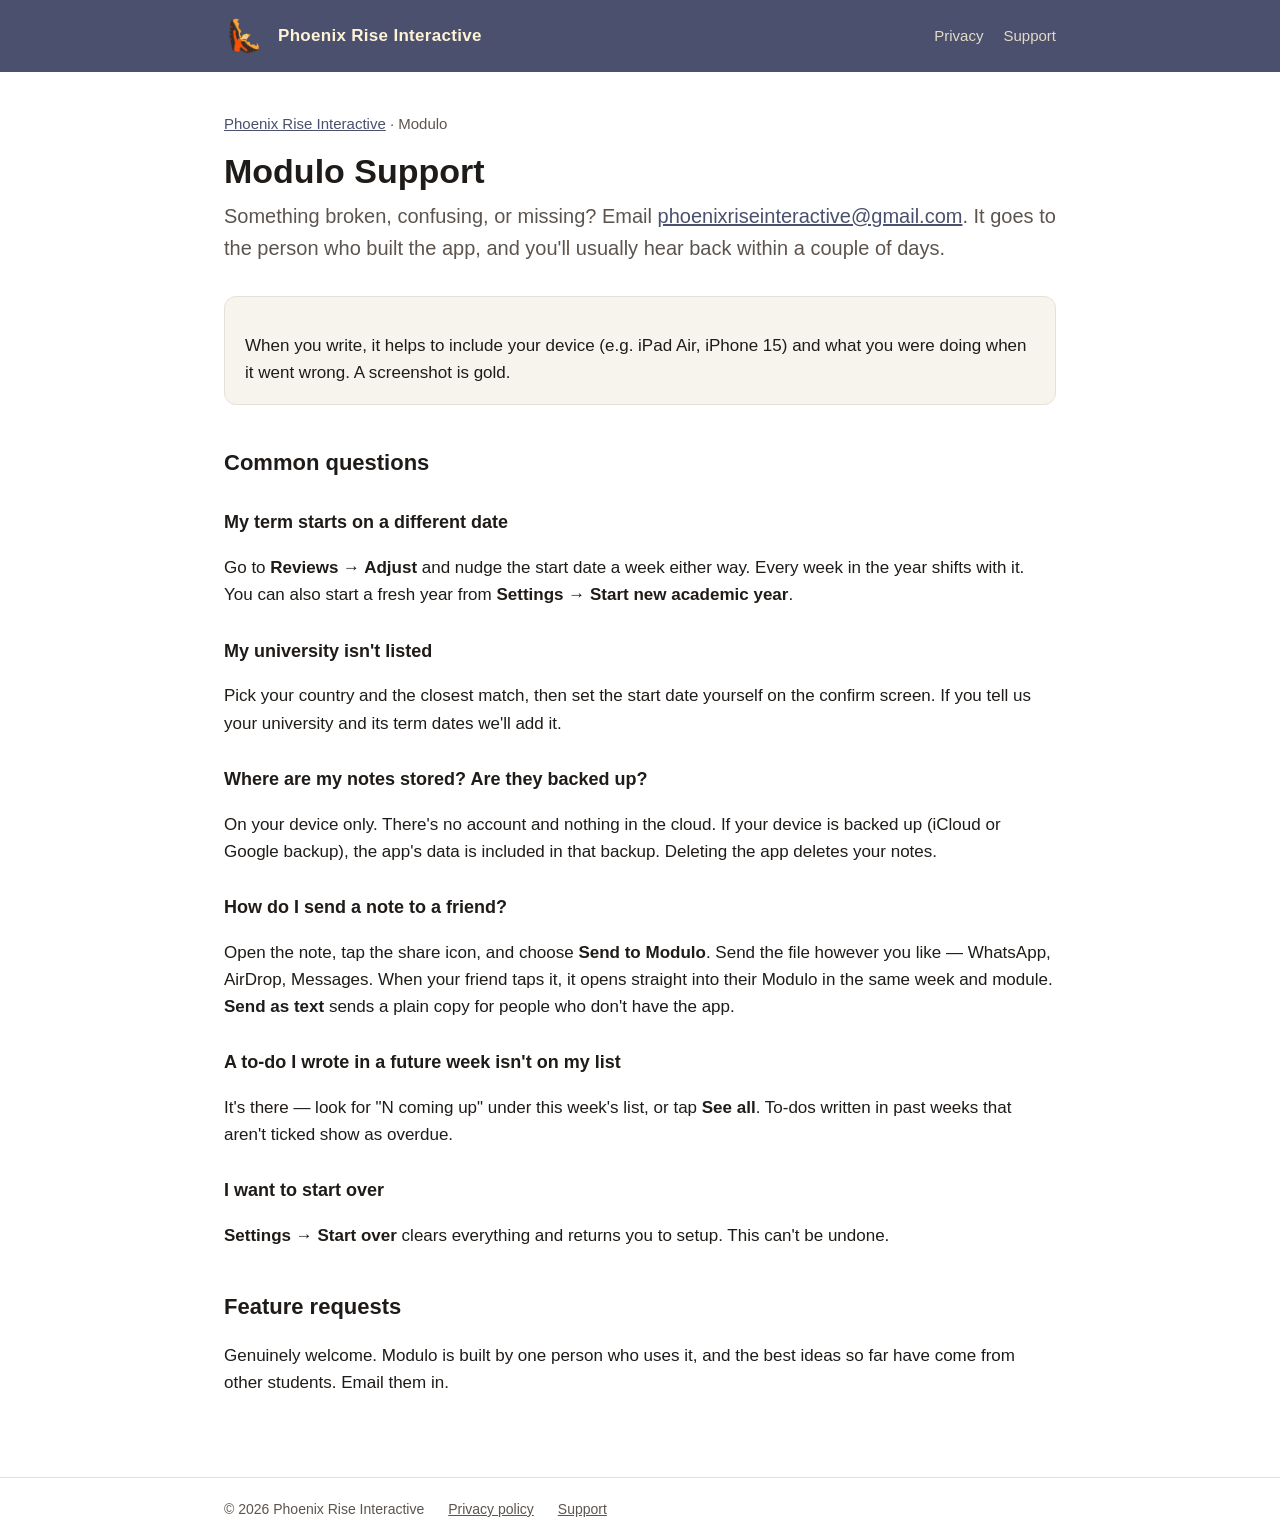
<file: modulo/support.html>
<!doctype html>
<html lang="en">
<head>
  <meta charset="utf-8">
  <meta name="viewport" content="width=device-width, initial-scale=1">
  <title>Modulo Support</title>
  <meta name="description" content="Help and support for Modulo.">
  <link rel="icon" href="../img/favicon.png">
  <link rel="stylesheet" href="../style.css">
</head>
<body>
  <header class="site">
    <div class="wrap">
      <img src="../img/phoenix.png" alt="">
      <a class="name" href="../">Phoenix Rise Interactive</a>
      <nav>
        <a href="privacy.html">Privacy</a>
        <a href="support.html">Support</a>
      </nav>
    </div>
  </header>

  <main>
    <p class="meta"><a href="../">Phoenix Rise Interactive</a> · Modulo</p>
    <h1>Modulo Support</h1>
    <p class="lede">Something broken, confusing, or missing? Email <a href="mailto:phoenixriseinteractive@gmail.com">phoenixriseinteractive@gmail.com</a>. It goes to the person who built the app, and you'll usually hear back within a couple of days.</p>

    <div class="card">
      <p>When you write, it helps to include your device (e.g. iPad Air, iPhone 15) and what you were doing when it went wrong. A screenshot is gold.</p>
    </div>

    <h2>Common questions</h2>

    <h3>My term starts on a different date</h3>
    <p>Go to <strong>Reviews → Adjust</strong> and nudge the start date a week either way. Every week in the year shifts with it. You can also start a fresh year from <strong>Settings → Start new academic year</strong>.</p>

    <h3>My university isn't listed</h3>
    <p>Pick your country and the closest match, then set the start date yourself on the confirm screen. If you tell us your university and its term dates we'll add it.</p>

    <h3>Where are my notes stored? Are they backed up?</h3>
    <p>On your device only. There's no account and nothing in the cloud. If your device is backed up (iCloud or Google backup), the app's data is included in that backup. Deleting the app deletes your notes.</p>

    <h3>How do I send a note to a friend?</h3>
    <p>Open the note, tap the share icon, and choose <strong>Send to Modulo</strong>. Send the file however you like — WhatsApp, AirDrop, Messages. When your friend taps it, it opens straight into their Modulo in the same week and module. <strong>Send as text</strong> sends a plain copy for people who don't have the app.</p>

    <h3>A to-do I wrote in a future week isn't on my list</h3>
    <p>It's there — look for "N coming up" under this week's list, or tap <strong>See all</strong>. To-dos written in past weeks that aren't ticked show as overdue.</p>

    <h3>I want to start over</h3>
    <p><strong>Settings → Start over</strong> clears everything and returns you to setup. This can't be undone.</p>

    <h2>Feature requests</h2>
    <p>Genuinely welcome. Modulo is built by one person who uses it, and the best ideas so far have come from other students. Email them in.</p>
  </main>

  <footer>
    <div class="wrap">
      <span>© 2026 Phoenix Rise Interactive</span>
      <a href="privacy.html">Privacy policy</a>
      <a href="support.html">Support</a>
    </div>
  </footer>
</body>
</html>
</file>
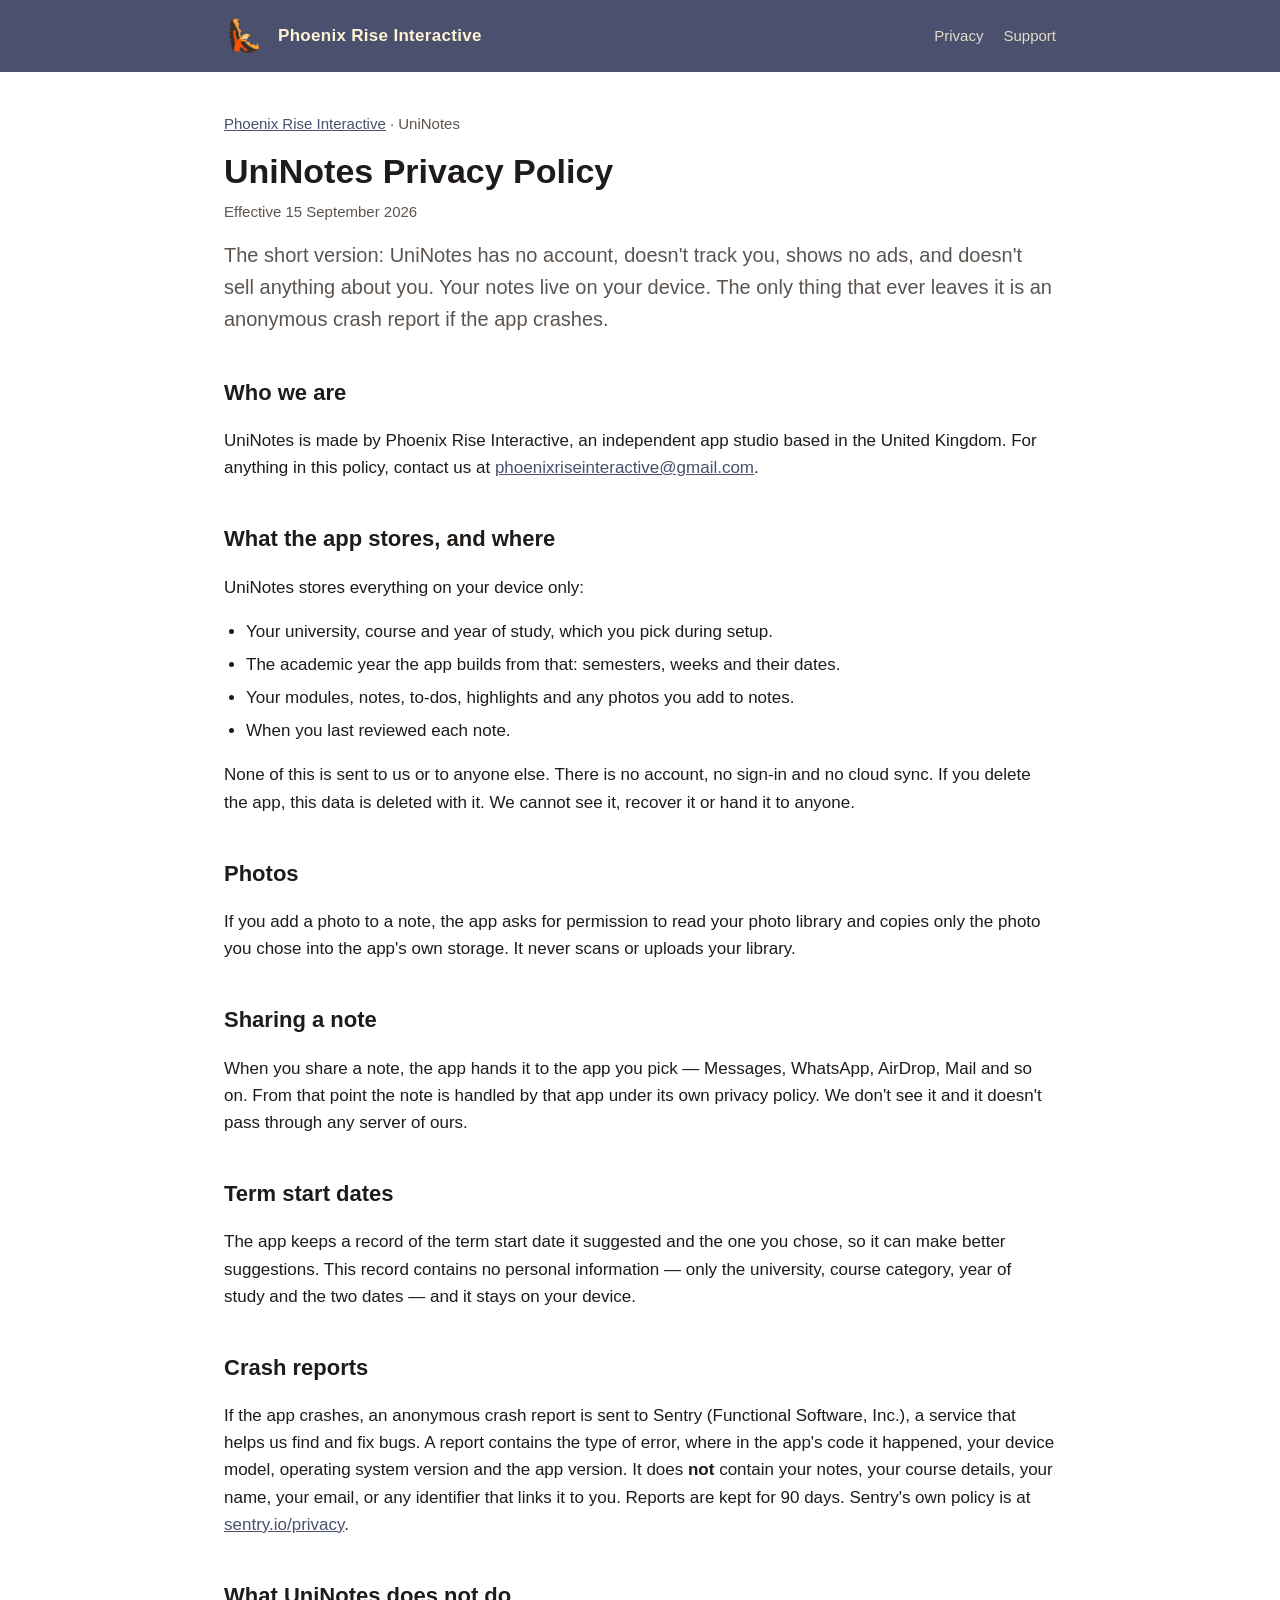
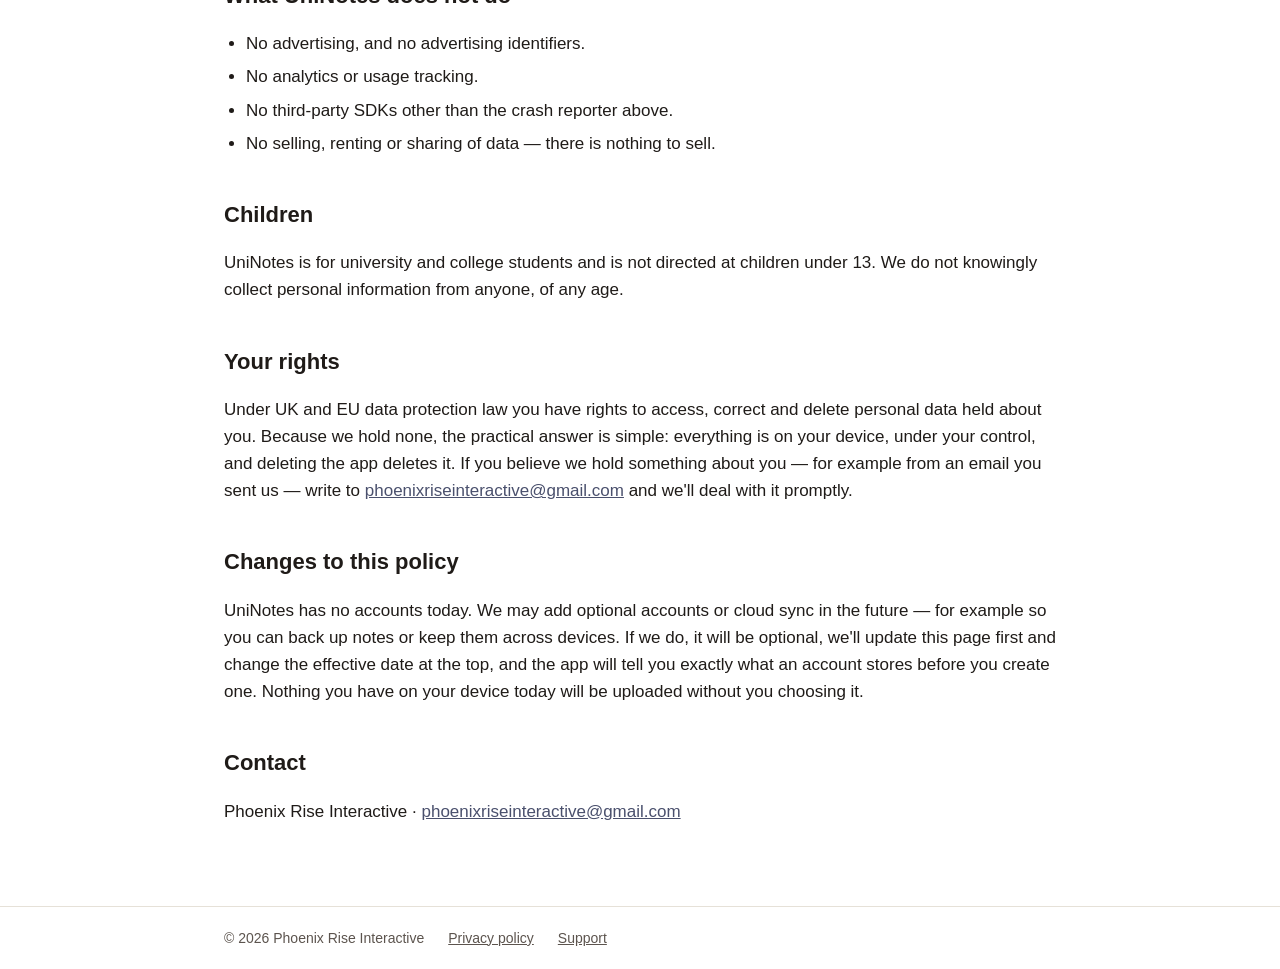
<file: uninotes/privacy.html>
<!doctype html>
<html lang="en">
<head>
  <meta charset="utf-8">
  <meta name="viewport" content="width=device-width, initial-scale=1">
  <title>UniNotes Privacy Policy</title>
  <meta name="description" content="Privacy policy for UniNotes by Phoenix Rise Interactive.">
  <link rel="icon" href="../img/favicon.png">
  <link rel="stylesheet" href="../style.css">
</head>
<body>
  <header class="site">
    <div class="wrap">
      <img src="../img/phoenix.png" alt="">
      <a class="name" href="../">Phoenix Rise Interactive</a>
      <nav>
        <a href="privacy.html">Privacy</a>
        <a href="support.html">Support</a>
      </nav>
    </div>
  </header>

  <main>
    <p class="meta"><a href="../">Phoenix Rise Interactive</a> · UniNotes</p>
    <h1>UniNotes Privacy Policy</h1>
    <p class="meta">Effective 15 September 2026</p>

    <p class="lede">The short version: UniNotes has no account, doesn't track you, shows no ads, and doesn't sell anything about you. Your notes live on your device. The only thing that ever leaves it is an anonymous crash report if the app crashes.</p>

    <h2>Who we are</h2>
    <p>UniNotes is made by Phoenix Rise Interactive, an independent app studio based in the United Kingdom. For anything in this policy, contact us at <a href="mailto:phoenixriseinteractive@gmail.com">phoenixriseinteractive@gmail.com</a>.</p>

    <h2>What the app stores, and where</h2>
    <p>UniNotes stores everything on your device only:</p>
    <ul>
      <li>Your university, course and year of study, which you pick during setup.</li>
      <li>The academic year the app builds from that: semesters, weeks and their dates.</li>
      <li>Your modules, notes, to-dos, highlights and any photos you add to notes.</li>
      <li>When you last reviewed each note.</li>
    </ul>
    <p>None of this is sent to us or to anyone else. There is no account, no sign-in and no cloud sync. If you delete the app, this data is deleted with it. We cannot see it, recover it or hand it to anyone.</p>

    <h2>Photos</h2>
    <p>If you add a photo to a note, the app asks for permission to read your photo library and copies only the photo you chose into the app's own storage. It never scans or uploads your library.</p>

    <h2>Sharing a note</h2>
    <p>When you share a note, the app hands it to the app you pick — Messages, WhatsApp, AirDrop, Mail and so on. From that point the note is handled by that app under its own privacy policy. We don't see it and it doesn't pass through any server of ours.</p>

    <h2>Term start dates</h2>
    <p>The app keeps a record of the term start date it suggested and the one you chose, so it can make better suggestions. This record contains no personal information — only the university, course category, year of study and the two dates — and it stays on your device.</p>

    <h2>Crash reports</h2>
    <p>If the app crashes, an anonymous crash report is sent to Sentry (Functional Software, Inc.), a service that helps us find and fix bugs. A report contains the type of error, where in the app's code it happened, your device model, operating system version and the app version. It does <strong>not</strong> contain your notes, your course details, your name, your email, or any identifier that links it to you. Reports are kept for 90 days. Sentry's own policy is at <a href="https://sentry.io/privacy/">sentry.io/privacy</a>.</p>

    <h2>What UniNotes does not do</h2>
    <ul>
      <li>No advertising, and no advertising identifiers.</li>
      <li>No analytics or usage tracking.</li>
      <li>No third-party SDKs other than the crash reporter above.</li>
      <li>No selling, renting or sharing of data — there is nothing to sell.</li>
    </ul>

    <h2>Children</h2>
    <p>UniNotes is for university and college students and is not directed at children under 13. We do not knowingly collect personal information from anyone, of any age.</p>

    <h2>Your rights</h2>
    <p>Under UK and EU data protection law you have rights to access, correct and delete personal data held about you. Because we hold none, the practical answer is simple: everything is on your device, under your control, and deleting the app deletes it. If you believe we hold something about you — for example from an email you sent us — write to <a href="mailto:phoenixriseinteractive@gmail.com">phoenixriseinteractive@gmail.com</a> and we'll deal with it promptly.</p>

    <h2>Changes to this policy</h2>
    <p>UniNotes has no accounts today. We may add optional accounts or cloud sync in the future — for example so you can back up notes or keep them across devices. If we do, it will be optional, we'll update this page first and change the effective date at the top, and the app will tell you exactly what an account stores before you create one. Nothing you have on your device today will be uploaded without you choosing it.</p>

    <h2>Contact</h2>
    <p>Phoenix Rise Interactive · <a href="mailto:phoenixriseinteractive@gmail.com">phoenixriseinteractive@gmail.com</a></p>
  </main>

  <footer>
    <div class="wrap">
      <span>© 2026 Phoenix Rise Interactive</span>
      <a href="privacy.html">Privacy policy</a>
      <a href="support.html">Support</a>
    </div>
  </footer>
</body>
</html>
</file>
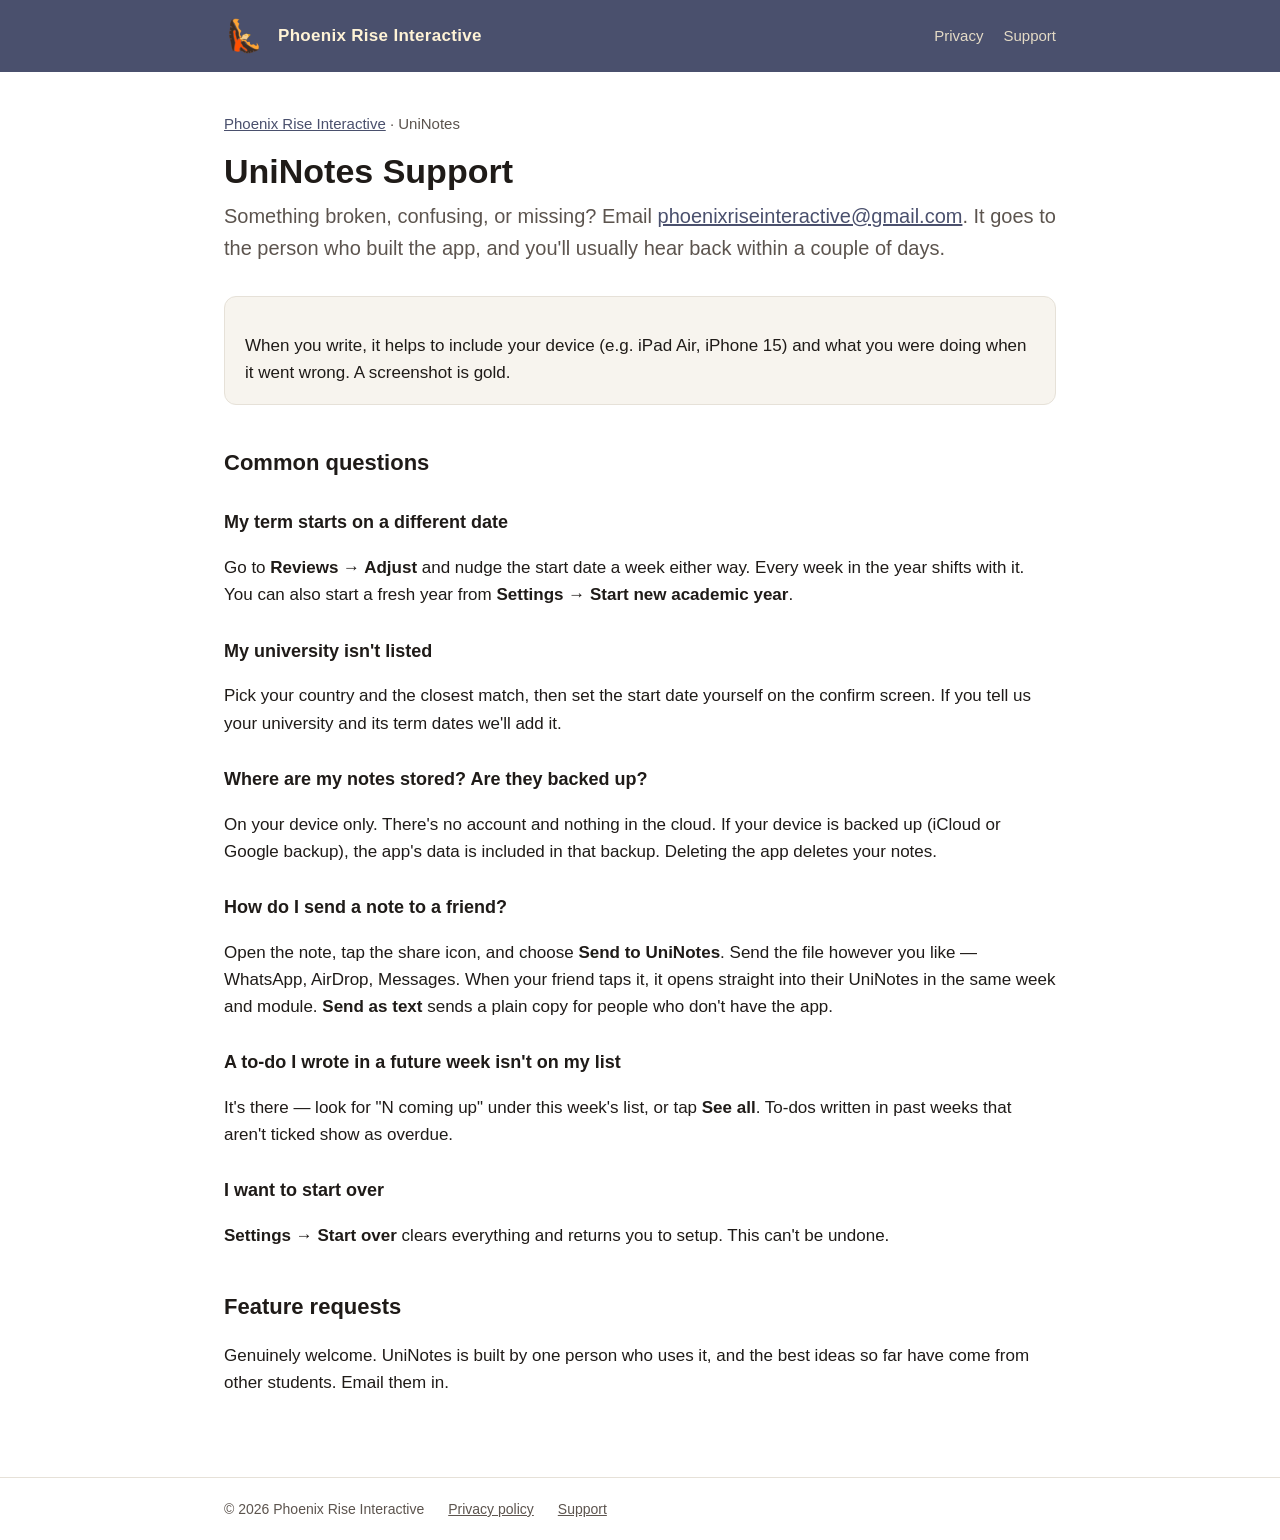
<file: uninotes/support.html>
<!doctype html>
<html lang="en">
<head>
  <meta charset="utf-8">
  <meta name="viewport" content="width=device-width, initial-scale=1">
  <title>UniNotes Support</title>
  <meta name="description" content="Help and support for UniNotes.">
  <link rel="icon" href="../img/favicon.png">
  <link rel="stylesheet" href="../style.css">
</head>
<body>
  <header class="site">
    <div class="wrap">
      <img src="../img/phoenix.png" alt="">
      <a class="name" href="../">Phoenix Rise Interactive</a>
      <nav>
        <a href="privacy.html">Privacy</a>
        <a href="support.html">Support</a>
      </nav>
    </div>
  </header>

  <main>
    <p class="meta"><a href="../">Phoenix Rise Interactive</a> · UniNotes</p>
    <h1>UniNotes Support</h1>
    <p class="lede">Something broken, confusing, or missing? Email <a href="mailto:phoenixriseinteractive@gmail.com">phoenixriseinteractive@gmail.com</a>. It goes to the person who built the app, and you'll usually hear back within a couple of days.</p>

    <div class="card">
      <p>When you write, it helps to include your device (e.g. iPad Air, iPhone 15) and what you were doing when it went wrong. A screenshot is gold.</p>
    </div>

    <h2>Common questions</h2>

    <h3>My term starts on a different date</h3>
    <p>Go to <strong>Reviews → Adjust</strong> and nudge the start date a week either way. Every week in the year shifts with it. You can also start a fresh year from <strong>Settings → Start new academic year</strong>.</p>

    <h3>My university isn't listed</h3>
    <p>Pick your country and the closest match, then set the start date yourself on the confirm screen. If you tell us your university and its term dates we'll add it.</p>

    <h3>Where are my notes stored? Are they backed up?</h3>
    <p>On your device only. There's no account and nothing in the cloud. If your device is backed up (iCloud or Google backup), the app's data is included in that backup. Deleting the app deletes your notes.</p>

    <h3>How do I send a note to a friend?</h3>
    <p>Open the note, tap the share icon, and choose <strong>Send to UniNotes</strong>. Send the file however you like — WhatsApp, AirDrop, Messages. When your friend taps it, it opens straight into their UniNotes in the same week and module. <strong>Send as text</strong> sends a plain copy for people who don't have the app.</p>

    <h3>A to-do I wrote in a future week isn't on my list</h3>
    <p>It's there — look for "N coming up" under this week's list, or tap <strong>See all</strong>. To-dos written in past weeks that aren't ticked show as overdue.</p>

    <h3>I want to start over</h3>
    <p><strong>Settings → Start over</strong> clears everything and returns you to setup. This can't be undone.</p>

    <h2>Feature requests</h2>
    <p>Genuinely welcome. UniNotes is built by one person who uses it, and the best ideas so far have come from other students. Email them in.</p>
  </main>

  <footer>
    <div class="wrap">
      <span>© 2026 Phoenix Rise Interactive</span>
      <a href="privacy.html">Privacy policy</a>
      <a href="support.html">Support</a>
    </div>
  </footer>
</body>
</html>
</file>
<file: style.css>
:root {
  --navy: #4A506D;
  --navy-deep: #383D55;
  --cream: #FFF3D6;
  --ink: #1F1B18;
  --ink-soft: #5C544E;
  --paper: #FFFFFF;
  --paper-warm: #F7F4EE;
  --rule: #E6E1D8;
  --flame: #F2A93B;
}
* { box-sizing: border-box; }
html { -webkit-text-size-adjust: 100%; }
body {
  margin: 0;
  font-family: -apple-system, BlinkMacSystemFont, "Segoe UI", Roboto, Helvetica, Arial, sans-serif;
  font-size: 17px;
  line-height: 1.6;
  color: var(--ink);
  background: var(--paper);
}
a { color: var(--navy); }
a:hover { color: var(--navy-deep); }

header.site {
  background: var(--navy);
  color: var(--cream);
}
header.site .wrap {
  display: flex;
  align-items: center;
  gap: 14px;
  padding: 16px 24px;
  max-width: 880px;
  margin: 0 auto;
}
header.site img { width: 40px; height: 40px; }
header.site .name { font-weight: 700; letter-spacing: .3px; color: var(--cream); text-decoration: none; }
header.site nav { margin-left: auto; display: flex; gap: 20px; }
header.site nav a { color: var(--cream); opacity: .85; text-decoration: none; font-size: 15px; }
header.site nav a:hover { opacity: 1; }

main { max-width: 880px; margin: 0 auto; padding: 40px 24px 64px; }
h1 { font-size: 34px; line-height: 1.2; margin: 0 0 8px; }
h2 { font-size: 22px; margin: 40px 0 10px; }
h3 { font-size: 18px; margin: 28px 0 6px; }
p.lede { font-size: 20px; color: var(--ink-soft); margin: 0 0 32px; }
p.meta { color: var(--ink-soft); font-size: 15px; margin-top: 0; }
ul { padding-left: 22px; }
li { margin: 6px 0; }
hr { border: 0; border-top: 1px solid var(--rule); margin: 40px 0; }

.hero {
  display: flex;
  align-items: center;
  gap: 32px;
  margin: 16px 0 48px;
}
.hero img { width: 180px; height: 180px; flex: none; }
.hero h1 { font-size: 40px; }
.hero .tag { font-size: 22px; color: var(--ink-soft); margin: 4px 0 0; }

.apps { display: grid; grid-template-columns: 1fr 1fr; gap: 20px; }
.app {
  border: 1px solid var(--rule);
  border-radius: 16px;
  padding: 24px;
  background: var(--paper-warm);
}
.app img { width: 64px; height: 64px; border-radius: 14px; margin-bottom: 12px; }
.app h2 { margin: 0 0 6px; font-size: 22px; }
.app p { margin: 0 0 14px; color: var(--ink-soft); }
.app .links a { margin-right: 16px; font-size: 15px; }
.badge {
  display: inline-block; font-size: 13px; letter-spacing: .4px; text-transform: uppercase;
  color: var(--navy); background: #E9EBF2; border-radius: 999px; padding: 2px 10px; margin-bottom: 10px;
}

.card { border: 1px solid var(--rule); border-radius: 12px; padding: 18px 20px; background: var(--paper-warm); }
.card p:last-child { margin-bottom: 0; }

footer { border-top: 1px solid var(--rule); color: var(--ink-soft); font-size: 14px; }
footer .wrap { max-width: 880px; margin: 0 auto; padding: 20px 24px; display: flex; flex-wrap: wrap; gap: 8px 24px; }
footer a { color: var(--ink-soft); }

@media (max-width: 640px) {
  body { font-size: 16px; }
  .hero { flex-direction: column; text-align: center; gap: 16px; }
  .hero img { width: 140px; height: 140px; }
  .hero h1 { font-size: 32px; }
  .apps { grid-template-columns: 1fr; }
  header.site nav { gap: 14px; }
  main { padding: 28px 20px 48px; }
}
</file>
